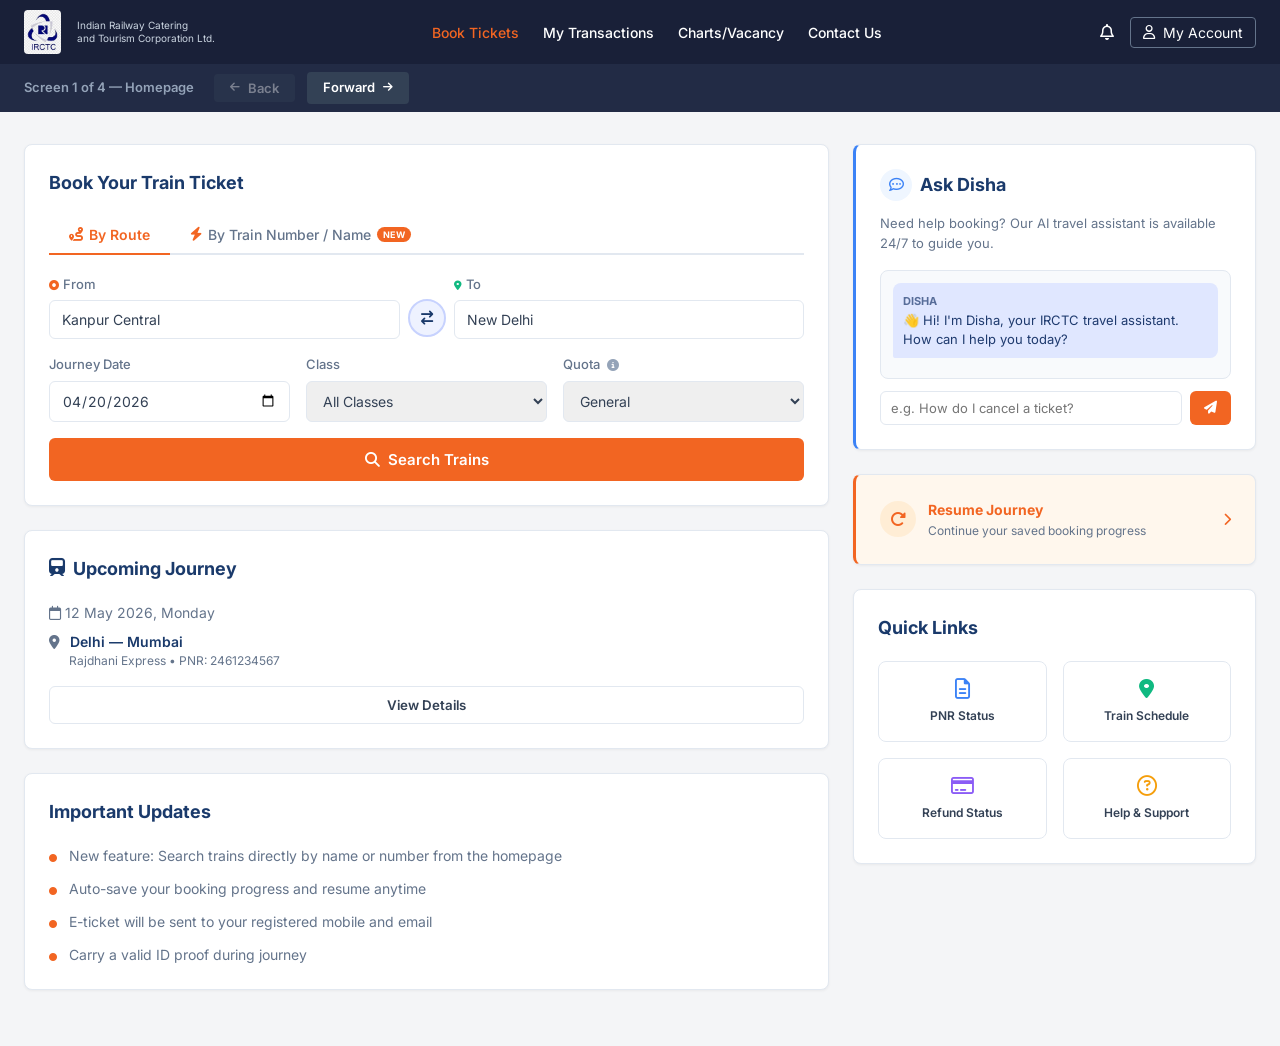
<file: index.html>
<!DOCTYPE html>
<html lang="en">
<head>
    <meta charset="UTF-8">
    <meta name="viewport" content="width=device-width, initial-scale=1.0">
    <title>IRCTC - Book Train Tickets</title>
    <link rel="stylesheet" href="style.css">
    <link rel="stylesheet" href="https://cdnjs.cloudflare.com/ajax/libs/font-awesome/6.4.0/css/all.min.css">
</head>
<body>
    <header>
        <div class="logo-area">
            <img src="[data-uri]" alt="IRCTC" style="height:44px; width:auto; flex-shrink:0; background:white; border-radius:4px;">
            <div class="logo-text" style="margin-left:4px;">
                <p style="font-size:10px; color:#cbd5e1; line-height:1.3;">Indian Railway Catering<br>and Tourism Corporation Ltd.</p>
            </div>
        </div>
        <nav class="nav-links">
            <a href="index.html" style="color: var(--orange)">Book Tickets</a>
            <a href="#">My Transactions</a>
            <a href="#">Charts/Vacancy</a>
            <a href="#">Contact Us</a>
        </nav>
        <div class="header-actions">
            <i class="fa-regular fa-bell"></i>
            <button class="btn-account"><i class="fa-regular fa-user"></i> My Account</button>
        </div>
    </header>

    <div class="prototype-bar">
        <span>Screen 1 of 4 — Homepage</span>
        <button class="btn-nav" disabled style="opacity:0.4; cursor:not-allowed;">
            <i class="fa-solid fa-arrow-left"></i> Back
        </button>
        <a href="search-results.html" class="btn-nav">
            Forward <i class="fa-solid fa-arrow-right"></i>
        </a>
    </div>

    <div class="container grid-2">
        <div class="main-content">
            <div class="card">
                <h2 class="card-title">Book Your Train Ticket</h2>

                <!-- Tab switcher: By Route | By Train Number -->
                <div class="home-search-tabs" id="homeSearchTabs">
                    <button class="home-tab active" id="tabRoute" onclick="switchHomeTab('route')">
                        <i class="fa-solid fa-route"></i> By Route
                    </button>
                    <button class="home-tab" id="tabNumber" onclick="switchHomeTab('number')">
                        <i class="fa-solid fa-bolt" style="color: var(--orange);"></i> By Train Number / Name
                        <span class="badge-new">NEW</span>
                    </button>
                </div>

                <!-- Route search (default) -->
                <div id="routeSearchPanel">
                    <div class="station-swap-row">
                        <div class="input-group station-input-wrap" style="flex:1; position:relative;">
                            <label><i class="fa-solid fa-circle-dot" style="color:var(--orange);font-size:10px;margin-right:4px;"></i>From</label>
                            <input type="text" id="fromStation" placeholder="Enter source station" value="Kanpur Central"
                                autocomplete="off"
                                oninput="stationAutocomplete('from',this.value)"
                                onfocus="stationAutocomplete('from',this.value)"
                                onblur="setTimeout(()=>closeStationDrop('from'),180)">
                            <div class="station-dropdown" id="fromDrop"></div>
                        </div>

                        <button class="swap-btn" onclick="swapStations()" title="Swap stations">
                            <i class="fa-solid fa-arrow-right-arrow-left"></i>
                        </button>

                        <div class="input-group station-input-wrap" style="flex:1; position:relative;">
                            <label><i class="fa-solid fa-location-dot" style="color:#10B981;font-size:10px;margin-right:4px;"></i>To</label>
                            <input type="text" id="toStation" placeholder="Enter destination station" value="New Delhi"
                                autocomplete="off"
                                oninput="stationAutocomplete('to',this.value)"
                                onfocus="stationAutocomplete('to',this.value)"
                                onblur="setTimeout(()=>closeStationDrop('to'),180)">
                            <div class="station-dropdown" id="toDrop"></div>
                        </div>
                    </div>
                    <div class="form-grid three">
                        <div class="input-group">
                            <label>Journey Date</label>
                            <input type="date" value="2026-04-20">
                        </div>
                        <div class="input-group">
                            <label>Class</label>
                            <select><option>All Classes</option></select>
                        </div>
                        <div class="input-group">
                            <label style="display:flex;align-items:center;gap:4px;">Quota <button class="info-btn" onclick="showQuotaInfo()" style="font-size:12px;"><i class="fa-solid fa-circle-info"></i></button></label>
                            <select><option>General</option><option>Tatkal</option><option>Ladies</option><option>Senior Citizen</option></select>
                        </div>
                    </div>
                    <button class="btn-primary mt-4" onclick="window.location.href='search-results.html'">
                        <i class="fa-solid fa-magnifying-glass"></i> Search Trains
                    </button>
                </div>

                <!-- Book by Train Number panel (NEW) -->
                <div id="trainNumberPanel" style="display:none;">
                    <p style="font-size: 13px; color: var(--text-muted); margin-bottom: 16px;">
                        Know your train? Enter its name or number to go directly to results with it highlighted.
                    </p>
                    <div class="home-train-search-wrap">
                        <div class="home-train-search-row">
                            <div class="input-group" style="flex:1; margin-bottom: 0;">
                                <label>Train Name or Number</label>
                                <div style="position: relative;">
                                    <input type="text" id="homeTrainSearch" placeholder="e.g. Rewa Express or 12428"
                                        autocomplete="off"
                                        oninput="homeTrainAutocomplete(this.value)"
                                        onkeydown="if(event.key==='Enter') homeQuickSearch()">
                                    <div class="home-train-suggestions" id="homeTrainSuggestions"></div>
                                </div>
                            </div>
                            <div class="input-group" style="margin-bottom:0;">
                                <label>Journey Date</label>
                                <input type="date" value="2026-04-20">
                            </div>
                        </div>
                        <button class="btn-primary mt-4" onclick="homeQuickSearch()">
                            <i class="fa-solid fa-bolt"></i> Find & Book This Train
                        </button>
                    </div>

                    <!-- Recently searched trains -->
                    <div id="homeRecentTrains" class="home-recent-trains"></div>
                </div>
            </div>

            <div class="card">
                <h2 class="card-title"><i class="fa-solid fa-train"></i> Upcoming Journey</h2>
                <div style="font-size: 14px; margin-bottom: 16px;">
                    <p style="color: var(--text-muted); margin-bottom: 8px;"><i class="fa-regular fa-calendar"></i> 12 May 2026, Monday</p>
                    <p style="font-weight: 600; color: var(--primary);"><i class="fa-solid fa-location-dot" style="color: var(--text-muted); margin-right: 6px;"></i> Delhi — Mumbai</p>
                    <p style="color: var(--text-muted); font-size: 12px; margin-left: 20px;">Rajdhani Express • PNR: 2461234567</p>
                </div>
                <button class="btn-outline" style="width: 100%;">View Details</button>
            </div>

            <div class="card">
                <h2 class="card-title">Important Updates</h2>
                <ul style="list-style: none; padding: 0; color: var(--text-muted); font-size: 14px;">
                    <li style="margin-bottom: 12px;"><i class="fa-solid fa-circle" style="color: var(--orange); font-size: 8px; margin-right: 8px;"></i> New feature: Search trains directly by name or number from the homepage</li>
                    <li style="margin-bottom: 12px;"><i class="fa-solid fa-circle" style="color: var(--orange); font-size: 8px; margin-right: 8px;"></i> Auto-save your booking progress and resume anytime</li>
                    <li style="margin-bottom: 12px;"><i class="fa-solid fa-circle" style="color: var(--orange); font-size: 8px; margin-right: 8px;"></i> E-ticket will be sent to your registered mobile and email</li>
                    <li><i class="fa-solid fa-circle" style="color: var(--orange); font-size: 8px; margin-right: 8px;"></i> Carry a valid ID proof during journey</li>
                </ul>
            </div>
        </div>

        <div class="sidebar">
            <div class="card" style="border-left: 3px solid #3B82F6;">
                <h2 class="card-title" style="margin-bottom: 12px;">
                    <div style="background: #eff6ff; width: 32px; height: 32px; border-radius: 50%; display: flex; align-items: center; justify-content: center; flex-shrink: 0;">
                        <i class="fa-regular fa-comment-dots" style="color:#3B82F6; font-size: 15px;"></i>
                    </div>
                    Ask Disha
                </h2>
                <p style="font-size: 13px; color: var(--text-muted); margin-bottom: 16px; line-height: 1.6;">Need help booking? Our AI travel assistant is available 24/7 to guide you.</p>
                <div id="dishaChat" style="display:none; background:#f8fafc; border:1px solid var(--border); border-radius:8px; padding:12px; margin-bottom:12px; max-height:180px; overflow-y:auto; font-size:13px;" aria-live="polite"></div>
                <div style="display:flex; gap:8px;" id="dishaInputRow" style="display:none;">
                    <input type="text" id="dishaInput" placeholder="e.g. How do I cancel a ticket?" style="flex:1; padding:8px 10px; border:1px solid var(--border); border-radius:6px; font-size:13px; color:var(--text-main);" onkeydown="if(event.key==='Enter') sendDisha()">
                    <button class="btn-primary" style="width:auto; padding:8px 14px; font-size:13px;" onclick="sendDisha()">
                        <i class="fa-solid fa-paper-plane"></i>
                    </button>
                </div>
                <button class="btn-outline" id="dishaOpenBtn" style="width:100%; font-size:13px;" onclick="openDisha()">
                    <i class="fa-regular fa-comment-dots" style="margin-right:6px; color:#3B82F6;"></i> Chat with Disha
                </button>
            </div>

            <!-- Resume Journey — just below Ask Disha -->
            <div class="card" onclick="window.location.href='passenger-details.html'" style="border-left: 3px solid var(--orange); background: #FFF7ED; cursor: pointer;">
                <div style="display: flex; align-items: center; gap: 12px;">
                    <div style="background: #FFEDD5; width: 36px; height: 36px; border-radius: 50%; display: flex; align-items: center; justify-content: center; flex-shrink: 0;">
                        <i class="fa-solid fa-rotate-right" style="color: var(--orange); font-size: 16px;"></i>
                    </div>
                    <div>
                        <p style="font-size: 14px; font-weight: 700; color: var(--orange); margin: 0;">Resume Journey</p>
                        <p style="font-size: 12px; color: var(--text-muted); margin: 2px 0 0;">Continue your saved booking progress</p>
                    </div>
                    <i class="fa-solid fa-chevron-right" style="color: var(--orange); margin-left: auto; font-size: 13px;"></i>
                </div>
            </div>

            <div class="card">
                <h2 class="card-title">Quick Links</h2>
                <div class="quick-links">
                    <div class="ql-item">
                        <i class="fa-regular fa-file-lines" style="color: #3B82F6;"></i>
                        <span>PNR Status</span>
                    </div>
                    <div class="ql-item">
                        <i class="fa-solid fa-location-dot" style="color: #10B981;"></i>
                        <span>Train Schedule</span>
                    </div>
                    <div class="ql-item">
                        <i class="fa-regular fa-credit-card" style="color: #8B5CF6;"></i>
                        <span>Refund Status</span>
                    </div>
                    <div class="ql-item">
                        <i class="fa-regular fa-circle-question" style="color: #F59E0B;"></i>
                        <span>Help & Support</span>
                    </div>
                </div>
            </div>

        </div>
    </div>
    <script>
    function showQuotaInfo() {
        alert('Quota Guide:\n\n• General — Open to all. Largest seat pool.\n• Tatkal — Last-minute booking at premium price. Opens 10 AM (AC) / 11 AM (non-AC), 1 day before travel.\n• Ladies — Reserved for women travelling alone or with children.\n• Senior Citizen — 40% discount for men 60+ and women 58+.');
    }
        const chat = document.getElementById('dishaChat');
        const inputRow = document.getElementById('dishaInputRow');
        const openBtn = document.getElementById('dishaOpenBtn');
        chat.style.display = 'block';
        inputRow.style.display = 'flex';
        openBtn.style.display = 'none';
        if (chat.innerHTML === '') {
            appendDisha('bot', "👋 Hi! I'm Disha, your IRCTC travel assistant. How can I help you today?");
        }
        document.getElementById('dishaInput').focus();

    const DISHA_RESPONSES = {
        cancel: "To cancel a ticket, go to <strong>My Transactions → Cancel Ticket</strong>. Refunds are processed within 5–7 business days.",
        refund: "Refunds are credited back to your original payment method within 5–7 business days after cancellation.",
        tatkal: "Tatkal booking opens at <strong>10:00 AM</strong> for AC classes and <strong>11:00 AM</strong> for non-AC, one day before the journey.",
        pnr: "Enter your 10-digit PNR number on the homepage under <strong>PNR Status</strong> to check your booking status.",
        class: "IRCTC offers SL (Sleeper), 3A (AC 3 Tier), 2A (AC 2 Tier), 1A (First Class), and 3E (Economy AC) classes.",
        id: "You must carry a valid government-issued photo ID — Aadhaar, Passport, Voter ID, or Driving Licence.",
        senior: "Senior citizens (60+ for men, 58+ for women) get a concession on base fare. Select 'Senior Citizen' quota while booking.",
    };

    function sendDisha() {
        const input = document.getElementById('dishaInput');
        const msg = input.value.trim();
        if (!msg) return;
        input.value = '';
        appendDisha('user', msg);
        setTimeout(() => {
            const lower = msg.toLowerCase();
            let reply = "I'm not sure about that. Please visit <strong>Help & Support</strong> or call <strong>139</strong> for assistance.";
            for (const [key, val] of Object.entries(DISHA_RESPONSES)) {
                if (lower.includes(key)) { reply = val; break; }
            }
            appendDisha('bot', reply);
        }, 600);
    }

    function appendDisha(who, text) {
        const chat = document.getElementById('dishaChat');
        const bubble = document.createElement('div');
        bubble.style.cssText = who === 'bot'
            ? 'background:#E0E7FF;color:#1e3a6e;border-radius:8px 8px 8px 2px;padding:8px 10px;margin-bottom:8px;line-height:1.5;'
            : 'background:var(--orange);color:white;border-radius:8px 8px 2px 8px;padding:8px 10px;margin-bottom:8px;line-height:1.5;text-align:right;';
        bubble.innerHTML = (who === 'bot' ? '<strong style="font-size:11px;opacity:0.7;">DISHA</strong><br>' : '') + text;
        chat.appendChild(bubble);
        chat.scrollTop = chat.scrollHeight;
    }
    </script>
    <script src="script.js"></script>
</body>
</html>
</file>
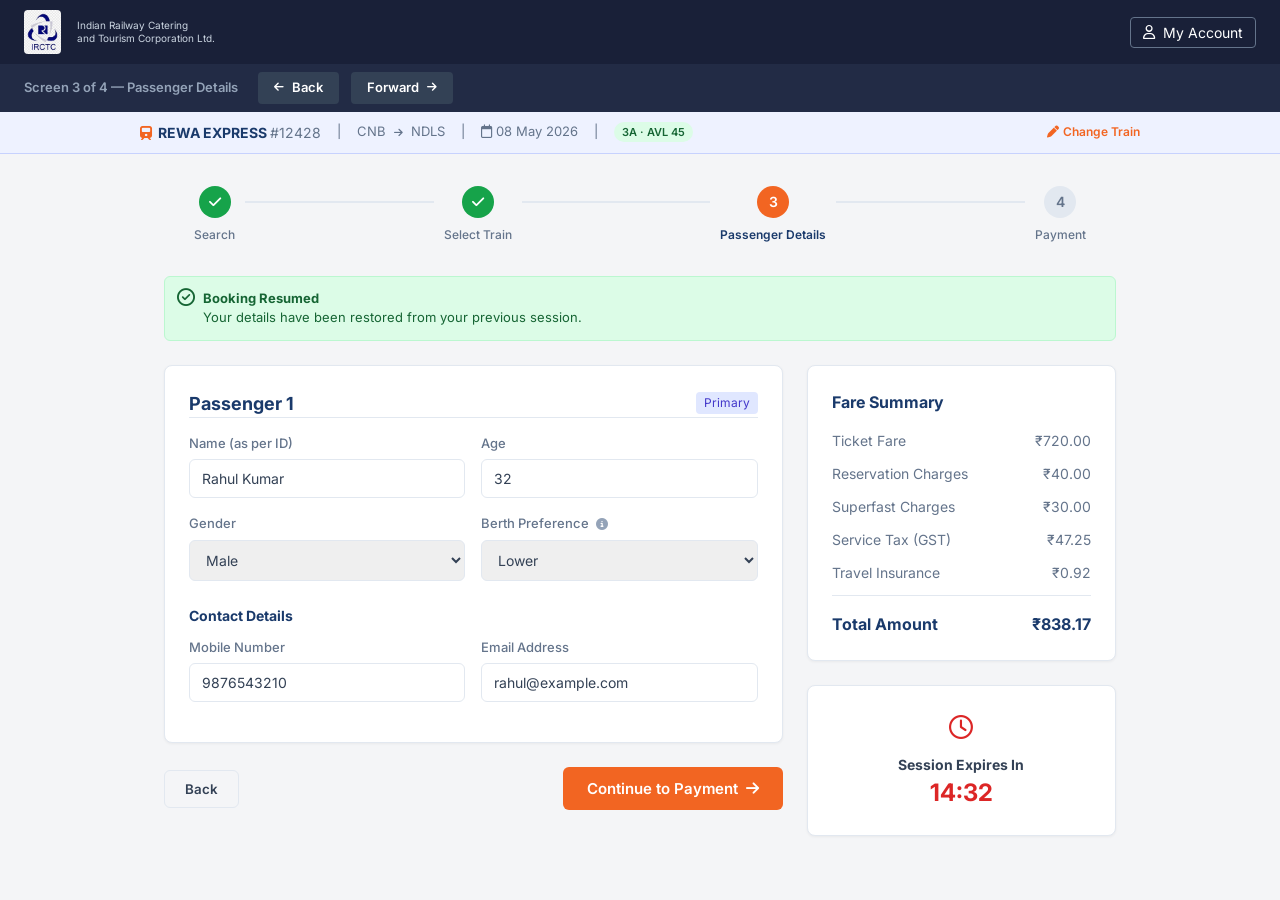
<file: passenger-details.html>
<!DOCTYPE html>
<html lang="en">
<head>
    <meta charset="UTF-8">
    <meta name="viewport" content="width=device-width, initial-scale=1.0">
    <title>Passenger Details - IRCTC</title>
    <link rel="stylesheet" href="style.css">
    <link rel="stylesheet" href="https://cdnjs.cloudflare.com/ajax/libs/font-awesome/6.4.0/css/all.min.css">
</head>
<body>
    <header>
        <div class="logo-area">
            <img src="irctc-logo.png" alt="IRCTC" style="height:44px; width:auto; flex-shrink:0; background:white; border-radius:4px;">
            <div class="logo-text" style="margin-left:4px;">
                <p style="font-size:10px; color:#cbd5e1; line-height:1.3;">Indian Railway Catering<br>and Tourism Corporation Ltd.</p>
            </div>
        </div>
        <div class="header-actions"><button class="btn-account"><i class="fa-regular fa-user"></i> My Account</button></div>
    </header>

    <div class="prototype-bar">
        <span>Screen 3 of 4 — Passenger Details</span>
        <a href="search-results.html" class="btn-nav">
            <i class="fa-solid fa-arrow-left"></i> Back
        </a>
        <a href="payment.html" class="btn-nav">
            Forward <i class="fa-solid fa-arrow-right"></i>
        </a>
    </div>

    <!-- Train context bar -->
    <div style="background: #EEF2FF; border-bottom: 1px solid #C7D2FE; padding: 10px 24px;">
        <div style="max-width: 1000px; margin: 0 auto; display: flex; align-items: center; justify-content: space-between; flex-wrap: wrap; gap: 8px;">
            <div style="display: flex; align-items: center; gap: 16px; font-size: 13px;">
                <span style="font-weight: 700; color: var(--primary); font-size: 14px;"><i class="fa-solid fa-train" style="margin-right: 6px; color: var(--orange);"></i>REWA EXPRESS <span style="font-weight: 400; color: var(--text-muted);">#12428</span></span>
                <span style="color: var(--text-muted);">|</span>
                <span style="color: var(--text-muted);">CNB <i class="fa-solid fa-arrow-right" style="margin: 0 4px; font-size: 10px;"></i> NDLS</span>
                <span style="color: var(--text-muted);">|</span>
                <span style="color: var(--text-muted);"><i class="fa-regular fa-calendar" style="margin-right: 4px;"></i>08 May 2026</span>
                <span style="color: var(--text-muted);">|</span>
                <span style="background: #DCFCE7; color: #166534; font-size: 11px; font-weight: 600; padding: 2px 8px; border-radius: 20px;">3A · AVL 45</span>
            </div>
            <a href="search-results.html" style="font-size: 12px; color: var(--orange); font-weight: 600; text-decoration: none;"><i class="fa-solid fa-pen" style="margin-right: 4px;"></i>Change Train</a>
        </div>
    </div>

    <div class="container" style="max-width: 1000px;">
        <div class="stepper">
            <div class="step completed"><div class="step-circle"><i class="fa-solid fa-check"></i></div><div class="step-label">Search</div></div>
            <div class="step completed"><div class="step-circle"><i class="fa-solid fa-check"></i></div><div class="step-label">Select Train</div></div>
            <div class="step active"><div class="step-circle">3</div><div class="step-label">Passenger Details</div></div>
            <div class="step"><div class="step-circle">4</div><div class="step-label">Payment</div></div>
        </div>

        <div class="alert-success">
            <i class="fa-regular fa-circle-check" style="font-size: 18px;"></i>
            <div>
                <strong>Booking Resumed</strong>
                <p>Your details have been restored from your previous session.</p>
            </div>
        </div>

        <div class="grid-2">
            <div>
                <div class="card">
                    <div class="flex-between mb-4 border-b pb-2" style="border-bottom: 1px solid var(--border);">
                        <h2 class="card-title" style="margin: 0;">Passenger 1</h2>
                        <span style="font-size: 12px; background: #E0E7FF; color: #4338CA; padding: 2px 8px; border-radius: 4px;">Primary</span>
                    </div>
                    
                    <form id="passengerForm">
                        <div class="form-grid">
                            <div class="input-group">
                                <label>Name (as per ID)</label>
                                <input type="text" value="Rahul Kumar" class="auto-save">
                            </div>
                            <div class="input-group">
                                <label>Age</label>
                                <input type="number" value="32" class="auto-save">
                            </div>
                            <div class="input-group">
                                <label>Gender</label>
                                <select class="auto-save"><option>Male</option><option>Female</option></select>
                            </div>
                            <div class="input-group">
                                <label style="display:flex;align-items:center;gap:4px;">Berth Preference <button class="info-btn" onclick="alert('Lower — Easy to get in/out, preferred by elderly.\nMiddle — Less movement, moderate comfort.\nUpper — Most privacy, slight climb required.')" style="font-size:12px;"><i class="fa-solid fa-circle-info"></i></button></label>
                                <select class="auto-save"><option>Lower</option><option>Middle</option><option>Upper</option></select>
                            </div>
                        </div>

                        <h3 style="font-size: 14px; margin: 24px 0 12px; color: var(--primary);">Contact Details</h3>
                        <div class="form-grid">
                            <div class="input-group">
                                <label>Mobile Number</label>
                                <input type="tel" value="9876543210" class="auto-save">
                            </div>
                            <div class="input-group">
                                <label>Email Address</label>
                                <input type="email" value="rahul@example.com" class="auto-save">
                            </div>
                        </div>
                    </form>
                </div>

                <div class="flex-between">
                    <button class="btn-outline" onclick="window.location.href='search-results.html'">Back</button>
                    <button class="btn-primary" style="width: auto;" onclick="window.location.href='payment.html'">Continue to Payment <i class="fa-solid fa-arrow-right"></i></button>
                </div>
            </div>

            <div>
                <div class="card">
                    <div class="flex-between mb-4">
                        <h3 style="font-size: 16px; color: var(--primary);">Fare Summary</h3>
                    </div>
                    <div style="font-size: 14px; color: var(--text-muted); display: flex; flex-direction: column; gap: 12px;">
                        <div class="flex-between"><span>Ticket Fare</span><span>₹720.00</span></div>
                        <div class="flex-between"><span>Reservation Charges</span><span>₹40.00</span></div>
                        <div class="flex-between"><span>Superfast Charges</span><span>₹30.00</span></div>
                        <div class="flex-between"><span>Service Tax (GST)</span><span>₹47.25</span></div>
                        <div class="flex-between" style="border-bottom: 1px solid var(--border); padding-bottom: 12px;"><span>Travel Insurance</span><span>₹0.92</span></div>
                        <div class="flex-between" style="color: var(--primary); font-size: 16px; font-weight: 700; margin-top: 4px;"><span>Total Amount</span><span>₹838.17</span></div>
                    </div>
                </div>

                <div class="card" style="text-align: center;">
                    <div style="color: #DC2626; font-size: 24px; margin-bottom: 8px;"><i class="fa-regular fa-clock"></i></div>
                    <h3 style="font-size: 14px; color: var(--text-main);">Session Expires In</h3>
                    <div id="countdown" style="font-size: 24px; font-weight: 700; color: #DC2626;">14:32</div>
                </div>
            </div>
        </div>
    </div>
    
    <div id="saveToast" class="toast"><i class="fa-solid fa-floppy-disk text-success"></i> Progress auto-saved</div>
    <script src="script.js"></script>
</body>
</html>
</file>
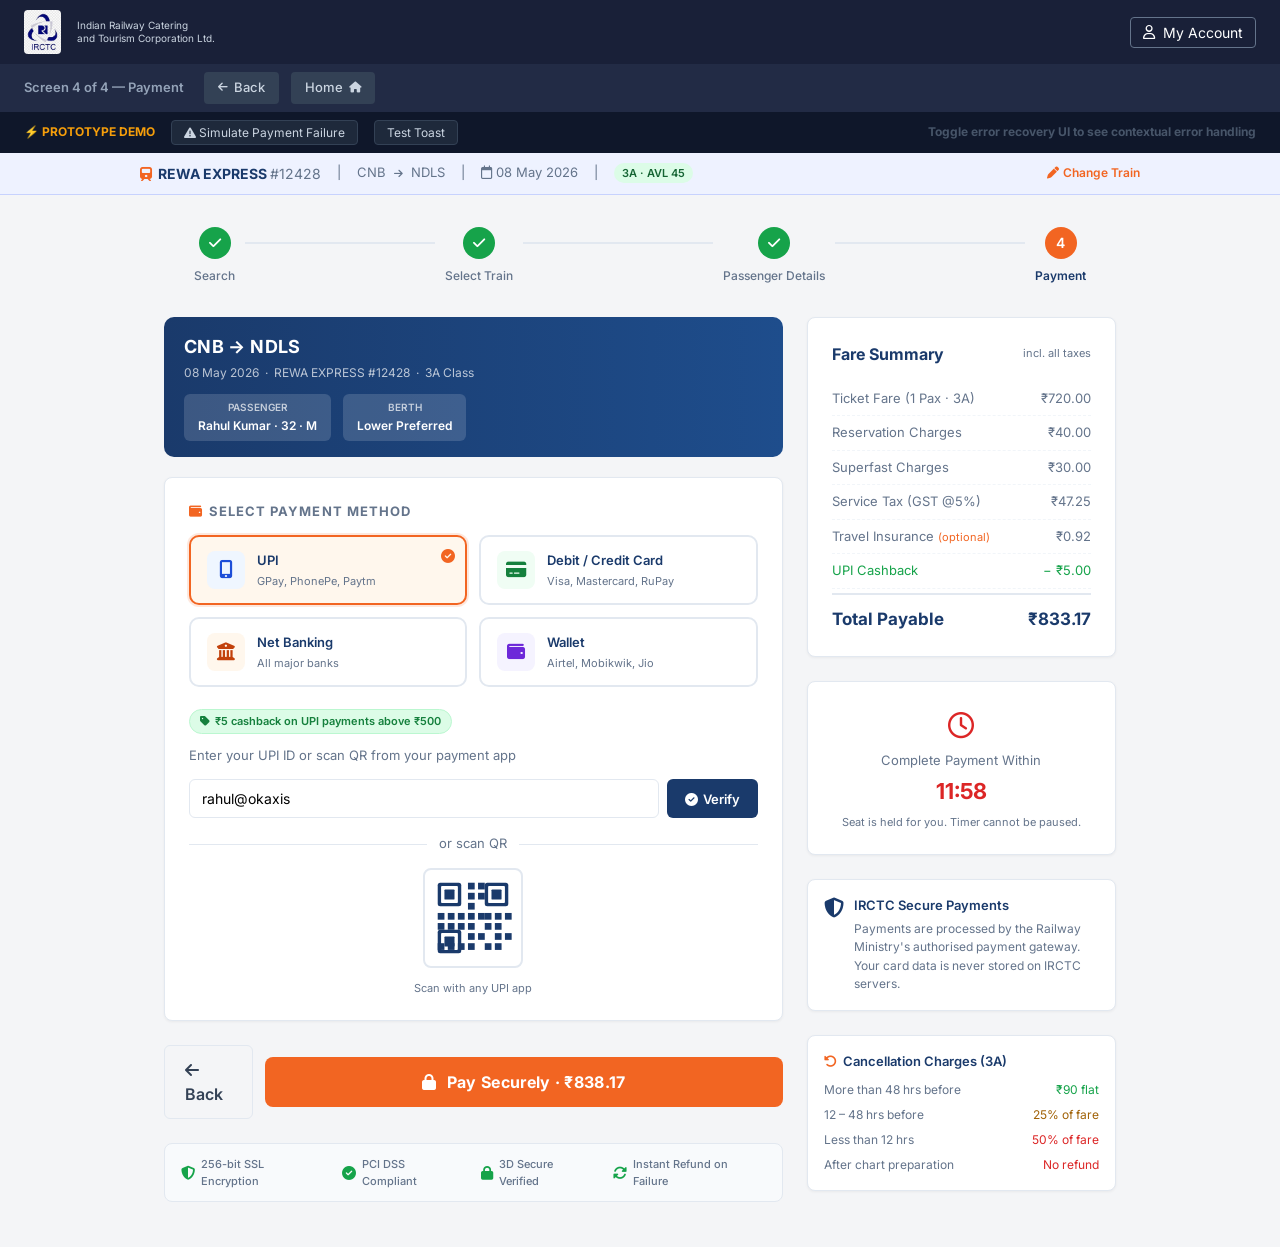
<file: payment.html>
<!DOCTYPE html>
<html lang="en">
<head>
    <meta charset="UTF-8">
    <meta name="viewport" content="width=device-width, initial-scale=1.0">
    <title>Payment — IRCTC</title>
    <link rel="stylesheet" href="style.css">
    <link rel="stylesheet" href="https://cdnjs.cloudflare.com/ajax/libs/font-awesome/6.4.0/css/all.min.css">
    <style>
        /* ── Payment-specific styles ── */
        .pay-section-title {
            font-size: 13px;
            font-weight: 700;
            color: var(--text-muted);
            letter-spacing: .08em;
            text-transform: uppercase;
            margin: 0 0 14px;
        }

        /* Payment method tiles */
        .pay-grid { display: grid; grid-template-columns: 1fr 1fr; gap: 12px; margin-bottom: 20px; }
        .pay-tile {
            border: 2px solid var(--border);
            border-radius: 10px;
            padding: 14px 16px;
            cursor: pointer;
            display: flex;
            align-items: center;
            gap: 12px;
            transition: border-color .18s, background .18s, box-shadow .18s;
            background: white;
            position: relative;
        }
        .pay-tile:hover { border-color: #93C5FD; background: #EFF6FF; }
        .pay-tile.selected { border-color: var(--orange); background: #FFF7ED; box-shadow: 0 0 0 2px rgba(242,101,34,.15); }
        .pay-tile.selected::after {
            content: '\f058';
            font-family: 'Font Awesome 6 Free';
            font-weight: 900;
            position: absolute;
            top: 8px; right: 10px;
            font-size: 14px;
            color: var(--orange);
        }
        .pay-tile-icon {
            width: 38px; height: 38px;
            border-radius: 8px;
            display: flex; align-items: center; justify-content: center;
            font-size: 18px;
            flex-shrink: 0;
        }
        .pay-tile-label { font-size: 13px; font-weight: 600; color: var(--primary); }
        .pay-tile-sub   { font-size: 11px; color: var(--text-muted); margin-top: 2px; }

        /* UPI input */
        .upi-row { display: flex; gap: 8px; margin-top: 14px; }
        .upi-row input { flex: 1; padding: 10px 12px; border: 1px solid var(--border); border-radius: 6px; font-size: 14px; }
        .upi-row input:focus { border-color: var(--orange); box-shadow: 0 0 0 1px var(--orange); outline: none; }
        .upi-row button { background: var(--primary); color: white; padding: 10px 18px; border-radius: 6px; font-size: 13px; font-weight: 600; white-space: nowrap; }
        .upi-row button:hover { background: #1e4d8c; }

        /* Card fields */
        .card-fields { margin-top: 14px; display: grid; grid-template-columns: 1fr 1fr; gap: 12px; }
        .card-fields .full { grid-column: 1 / -1; }
        .card-fields input {
            width: 100%; padding: 10px 12px;
            border: 1px solid var(--border); border-radius: 6px;
            font-size: 14px; color: var(--text-main);
        }
        .card-fields input:focus { border-color: var(--orange); box-shadow: 0 0 0 1px var(--orange); outline: none; }
        .card-fields label { display: block; font-size: 12px; color: var(--text-muted); margin-bottom: 5px; font-weight: 500; }

        /* Fare summary rows */
        .fare-row { display: flex; justify-content: space-between; align-items: center; font-size: 13px; color: var(--text-muted); padding: 7px 0; border-bottom: 1px dashed #f1f5f9; }
        .fare-row:last-of-type { border: none; }
        .fare-total { display: flex; justify-content: space-between; align-items: center; font-size: 17px; font-weight: 700; color: var(--primary); padding-top: 12px; margin-top: 4px; border-top: 2px solid var(--border); }

        /* Security badges */
        .trust-bar { display: flex; gap: 18px; align-items: center; margin-top: 16px; padding: 12px 16px; background: #F8FAFC; border-radius: 8px; border: 1px solid var(--border); }
        .trust-item { display: flex; align-items: center; gap: 6px; font-size: 11px; color: var(--text-muted); font-weight: 500; }
        .trust-item i { font-size: 14px; color: var(--success); }

        /* Journey summary ribbon */
        .journey-ribbon {
            background: linear-gradient(90deg, #1A3A6B 0%, #1e4d8c 100%);
            color: white;
            border-radius: 10px;
            padding: 16px 20px;
            margin-bottom: 20px;
            display: flex;
            justify-content: space-between;
            align-items: center;
            flex-wrap: wrap;
            gap: 12px;
        }
        .jr-route { font-size: 18px; font-weight: 700; letter-spacing: .02em; }
        .jr-meta  { font-size: 12px; color: rgba(255,255,255,.7); margin-top: 4px; }
        .jr-badge { background: rgba(255,255,255,.15); border-radius: 6px; padding: 6px 14px; font-size: 12px; font-weight: 600; text-align: center; }

        /* ── ERROR RECOVERY PANEL ── */
        .error-panel {
            display: none;
            border: 1.5px solid #FCA5A5;
            border-radius: 12px;
            background: #FFF5F5;
            padding: 0;
            margin-bottom: 24px;
            overflow: hidden;
            animation: slideIn .35s cubic-bezier(.175,.885,.32,1.275);
        }
        @keyframes slideIn {
            from { opacity: 0; transform: translateY(-12px); }
            to   { opacity: 1; transform: translateY(0); }
        }
        .error-panel.show { display: block; }

        .error-panel-header {
            background: linear-gradient(90deg, #DC2626, #EF4444);
            padding: 14px 20px;
            display: flex;
            align-items: center;
            gap: 10px;
            color: white;
        }
        .error-panel-header i { font-size: 20px; }
        .error-panel-title  { font-size: 15px; font-weight: 700; }
        .error-panel-sub    { font-size: 12px; opacity: .85; margin-top: 1px; }

        .error-panel-body { padding: 20px; }

        .error-context {
            display: flex; gap: 12px; align-items: flex-start;
            background: white;
            border: 1px solid #FECACA;
            border-radius: 8px;
            padding: 14px;
            margin-bottom: 16px;
        }
        .error-context-icon { font-size: 20px; color: #DC2626; flex-shrink: 0; margin-top: 1px; }
        .error-context-msg  { font-size: 13px; color: #7F1D1D; line-height: 1.55; }
        .error-context-msg strong { display: block; font-size: 14px; margin-bottom: 3px; color: #991B1B; }
        .error-code { font-size: 10px; color: #B91C1C; background: #FEE2E2; padding: 2px 6px; border-radius: 4px; font-family: monospace; margin-top: 6px; display: inline-block; }

        /* Suggested actions */
        .error-actions-label { font-size: 12px; font-weight: 600; color: #991B1B; margin-bottom: 10px; text-transform: uppercase; letter-spacing: .07em; }
        .error-action-list   { display: flex; flex-direction: column; gap: 8px; }
        .error-action-btn {
            display: flex; align-items: center; gap: 12px;
            width: 100%;
            padding: 13px 16px;
            border-radius: 8px;
            border: 1.5px solid transparent;
            background: white;
            cursor: pointer;
            text-align: left;
            transition: all .18s;
            font-family: inherit;
        }
        .error-action-btn:hover { transform: translateX(3px); }
        .eab-icon { width: 36px; height: 36px; border-radius: 8px; display: flex; align-items: center; justify-content: center; font-size: 16px; flex-shrink: 0; }
        .eab-text  { flex: 1; }
        .eab-label { font-size: 13px; font-weight: 600; }
        .eab-desc  { font-size: 11px; margin-top: 2px; }
        .eab-arrow { color: #94A3B8; font-size: 11px; }

        .eab-retry  { border-color: #BFDBFE; }
        .eab-retry:hover  { background: #EFF6FF; border-color: #3B82F6; }
        .eab-retry  .eab-icon  { background: #DBEAFE; color: #1D4ED8; }
        .eab-retry  .eab-label { color: #1E40AF; }
        .eab-retry  .eab-desc  { color: #3B82F6; }

        .eab-modify { border-color: #FDE68A; }
        .eab-modify:hover { background: #FFFBEB; border-color: #F59E0B; }
        .eab-modify .eab-icon  { background: #FEF3C7; color: #B45309; }
        .eab-modify .eab-label { color: #92400E; }
        .eab-modify .eab-desc  { color: #D97706; }

        .eab-alt    { border-color: #D9F99D; }
        .eab-alt:hover    { background: #F7FEE7; border-color: #65A30D; }
        .eab-alt    .eab-icon  { background: #ECFCCB; color: #3F6212; }
        .eab-alt    .eab-label { color: #365314; }
        .eab-alt    .eab-desc  { color: #65A30D; }

        .error-dismiss { margin-top: 14px; display: flex; justify-content: flex-end; }
        .error-dismiss button { background: none; border: none; font-size: 12px; color: #94A3B8; cursor: pointer; font-family: inherit; text-decoration: underline; }
        .error-dismiss button:hover { color: #64748B; }

        /* Simulate error button (demo) */
        .demo-bar { background: #0F172A; padding: 8px 24px; font-size: 12px; color: #94A3B8; display: flex; align-items: center; gap: 16px; }
        .demo-bar span { color: #F59E0B; font-weight: 700; }
        .demo-btn {
            background: #1E293B; border: 1px solid #334155; color: #CBD5E1;
            padding: 4px 12px; border-radius: 4px; font-size: 12px; cursor: pointer;
            font-family: inherit; transition: .15s;
        }
        .demo-btn:hover { background: #334155; color: white; }
        .demo-btn.active { background: #DC2626; border-color: #DC2626; color: white; }

        /* Pay button pulse on success-ready */
        .btn-pay {
            background: var(--orange); color: white;
            font-weight: 700; font-size: 16px;
            padding: 15px 32px;
            border-radius: 8px;
            width: 100%;
            display: flex; justify-content: center; align-items: center; gap: 10px;
            transition: background .2s, transform .1s;
            letter-spacing: .02em;
            border: none; cursor: pointer; font-family: inherit;
        }
        .btn-pay:hover { background: var(--orange-hover); transform: translateY(-1px); }
        .btn-pay:active { transform: translateY(0); }

        .pci-logos { display: flex; align-items: center; gap: 10px; flex-wrap: wrap; margin-top: 14px; }
        .pci-logos img { height: 22px; filter: grayscale(1); opacity: .5; }
        .pci-text { font-size: 10px; color: var(--text-muted); }

        /* Countdown */
        #payCountdown { font-size: 22px; font-weight: 700; color: #DC2626; }
        .countdown-warn { color: #DC2626 !important; animation: pulse 1s infinite; }
        @keyframes pulse { 0%,100%{opacity:1} 50%{opacity:.5} }

        /* Offer chip */
        .offer-chip {
            display: inline-flex; align-items: center; gap: 5px;
            background: #DCFCE7; color: #15803D;
            border: 1px solid #bbf7d0;
            border-radius: 20px; font-size: 11px; font-weight: 600;
            padding: 3px 10px; margin-bottom: 12px;
        }

        .btn-nav { background: #334155; color: #CBD5E1; padding: 6px 14px; border-radius: 4px; font-size: 13px; font-weight: 500; display: inline-flex; align-items: center; gap: 6px; }
        .btn-nav:hover { background: #475569; color: white; }

        @media (max-width: 640px) {
            .pay-grid { grid-template-columns: 1fr; }
            .card-fields { grid-template-columns: 1fr; }
            .card-fields .full { grid-column: 1; }
            .trust-bar { flex-direction: column; align-items: flex-start; gap: 8px; }
            .journey-ribbon { flex-direction: column; }
        }
    </style>
</head>
<body>

<!-- HEADER -->
<header>
    <div class="logo-area">
        <img src="irctc-logo.png" alt="IRCTC" style="height:44px; width:auto; flex-shrink:0; background:white; border-radius:4px;">
        <div class="logo-text" style="margin-left:4px;">
            <p style="font-size:10px; color:#cbd5e1; line-height:1.3;">Indian Railway Catering<br>and Tourism Corporation Ltd.</p>
        </div>
    </div>
    <div class="header-actions">
        <button class="btn-account"><i class="fa-regular fa-user"></i> My Account</button>
    </div>
</header>

<!-- PROTOTYPE NAV -->
<div class="prototype-bar">
    <span>Screen 4 of 4 — Payment</span>
    <a href="passenger-details.html" class="btn-nav"><i class="fa-solid fa-arrow-left"></i> Back</a>
    <a href="index.html" class="btn-nav">Home <i class="fa-solid fa-house"></i></a>
</div>

<!-- DEMO CONTROLS BAR -->
<div class="demo-bar">
    <span>⚡ PROTOTYPE DEMO</span>
    <button class="demo-btn" id="demoErrorBtn" onclick="toggleErrorSimulation()">
        <i class="fa-solid fa-triangle-exclamation"></i> Simulate Payment Failure
    </button>
    <button class="demo-btn" onclick="showToast('✓ Toast notification test')">Test Toast</button>
    <span style="margin-left: auto; color: #475569;">Toggle error recovery UI to see contextual error handling</span>
</div>

<!-- TRAIN CONTEXT BAR -->
<div style="background:#EEF2FF; border-bottom:1px solid #C7D2FE; padding:10px 24px;">
    <div style="max-width:1000px; margin:0 auto; display:flex; align-items:center; justify-content:space-between; flex-wrap:wrap; gap:8px;">
        <div style="display:flex; align-items:center; gap:16px; font-size:13px;">
            <span style="font-weight:700; color:var(--primary); font-size:14px;">
                <i class="fa-solid fa-train" style="margin-right:6px; color:var(--orange);"></i>REWA EXPRESS
                <span style="font-weight:400; color:var(--text-muted);">#12428</span>
            </span>
            <span style="color:var(--text-muted);">|</span>
            <span style="color:var(--text-muted);">CNB <i class="fa-solid fa-arrow-right" style="margin:0 4px; font-size:10px;"></i> NDLS</span>
            <span style="color:var(--text-muted);">|</span>
            <span style="color:var(--text-muted);"><i class="fa-regular fa-calendar" style="margin-right:4px;"></i>08 May 2026</span>
            <span style="color:var(--text-muted);">|</span>
            <span style="background:#DCFCE7; color:#166534; font-size:11px; font-weight:600; padding:2px 8px; border-radius:20px;">3A · AVL 45</span>
        </div>
        <a href="search-results.html" style="font-size:12px; color:var(--orange); font-weight:600; text-decoration:none;">
            <i class="fa-solid fa-pen" style="margin-right:4px;"></i>Change Train
        </a>
    </div>
</div>

<!-- MAIN -->
<div class="container" style="max-width:1000px;">

    <!-- STEPPER — all 4 steps, step 4 active -->
    <div class="stepper">
        <div class="step completed"><div class="step-circle"><i class="fa-solid fa-check"></i></div><div class="step-label">Search</div></div>
        <div class="step completed"><div class="step-circle"><i class="fa-solid fa-check"></i></div><div class="step-label">Select Train</div></div>
        <div class="step completed"><div class="step-circle"><i class="fa-solid fa-check"></i></div><div class="step-label">Passenger Details</div></div>
        <div class="step active"><div class="step-circle">4</div><div class="step-label">Payment</div></div>
    </div>

    <!-- ERROR RECOVERY PANEL (hidden until triggered) -->
    <div class="error-panel" id="errorPanel">
        <div class="error-panel-header">
            <i class="fa-solid fa-circle-xmark"></i>
            <div>
                <div class="error-panel-title">Payment Could Not Be Processed</div>
                <div class="error-panel-sub">Your transaction was declined. No amount has been deducted.</div>
            </div>
        </div>
        <div class="error-panel-body">
            <div class="error-context">
                <i class="fa-solid fa-credit-card error-context-icon"></i>
                <div class="error-context-msg">
                    <strong>Bank declined the transaction</strong>
                    Your issuing bank returned an authorization failure. This is often caused by
                    insufficient funds, daily transaction limits, or a temporary block by your bank.
                    <span class="error-code">ERR_BANK_DECLINE · TXN#IRCTC20260508-7821-X</span>
                </div>
            </div>

            <div class="error-actions-label"><i class="fa-solid fa-bolt" style="margin-right:5px;"></i>Suggested Actions</div>
            <div class="error-action-list">
                <button class="error-action-btn eab-retry" onclick="retryPayment()">
                    <div class="eab-icon"><i class="fa-solid fa-rotate-right"></i></div>
                    <div class="eab-text">
                        <div class="eab-label">Retry Payment</div>
                        <div class="eab-desc">Try again with the same card or enter new card details</div>
                    </div>
                    <i class="fa-solid fa-chevron-right eab-arrow"></i>
                </button>
                <button class="error-action-btn eab-modify" onclick="modifyDetails()">
                    <div class="eab-icon"><i class="fa-solid fa-pen-to-square"></i></div>
                    <div class="eab-text">
                        <div class="eab-label">Modify Payment Details</div>
                        <div class="eab-desc">Switch to UPI, Net Banking, or a different card</div>
                    </div>
                    <i class="fa-solid fa-chevron-right eab-arrow"></i>
                </button>
                <button class="error-action-btn eab-alt" onclick="selectAlternateTrain()">
                    <div class="eab-icon"><i class="fa-solid fa-train-subway"></i></div>
                    <div class="eab-text">
                        <div class="eab-label">Select Alternate Train</div>
                        <div class="eab-desc">View other trains on CNB → NDLS for 08 May 2026</div>
                    </div>
                    <i class="fa-solid fa-chevron-right eab-arrow"></i>
                </button>
            </div>
            <div class="error-dismiss">
                <button onclick="dismissError()">Dismiss this message</button>
            </div>
        </div>
    </div>

    <div class="grid-2">
        <!-- LEFT: Payment form -->
        <div>
            <!-- Journey summary -->
            <div class="journey-ribbon">
                <div>
                    <div class="jr-route">CNB → NDLS</div>
                    <div class="jr-meta">08 May 2026 &nbsp;·&nbsp; REWA EXPRESS #12428 &nbsp;·&nbsp; 3A Class</div>
                </div>
                <div style="display:flex; gap:12px;">
                    <div class="jr-badge"><div style="font-size:10px;opacity:.7;margin-bottom:2px;">PASSENGER</div>Rahul Kumar · 32 · M</div>
                    <div class="jr-badge"><div style="font-size:10px;opacity:.7;margin-bottom:2px;">BERTH</div>Lower Preferred</div>
                </div>
            </div>

            <div class="card">
                <h2 class="pay-section-title"><i class="fa-solid fa-wallet" style="margin-right:6px;color:var(--orange);"></i>Select Payment Method</h2>

                <div class="pay-grid">
                    <div class="pay-tile selected" id="tile-upi" onclick="selectPayMethod('upi')">
                        <div class="pay-tile-icon" style="background:#EFF6FF; color:#1D4ED8;"><i class="fa-solid fa-mobile-screen-button"></i></div>
                        <div>
                            <div class="pay-tile-label">UPI</div>
                            <div class="pay-tile-sub">GPay, PhonePe, Paytm</div>
                        </div>
                    </div>
                    <div class="pay-tile" id="tile-card" onclick="selectPayMethod('card')">
                        <div class="pay-tile-icon" style="background:#F0FDF4; color:#15803D;"><i class="fa-solid fa-credit-card"></i></div>
                        <div>
                            <div class="pay-tile-label">Debit / Credit Card</div>
                            <div class="pay-tile-sub">Visa, Mastercard, RuPay</div>
                        </div>
                    </div>
                    <div class="pay-tile" id="tile-netbank" onclick="selectPayMethod('netbank')">
                        <div class="pay-tile-icon" style="background:#FFF7ED; color:#C2410C;"><i class="fa-solid fa-building-columns"></i></div>
                        <div>
                            <div class="pay-tile-label">Net Banking</div>
                            <div class="pay-tile-sub">All major banks</div>
                        </div>
                    </div>
                    <div class="pay-tile" id="tile-wallet" onclick="selectPayMethod('wallet')">
                        <div class="pay-tile-icon" style="background:#F5F3FF; color:#6D28D9;"><i class="fa-solid fa-wallet"></i></div>
                        <div>
                            <div class="pay-tile-label">Wallet</div>
                            <div class="pay-tile-sub">Airtel, Mobikwik, Jio</div>
                        </div>
                    </div>
                </div>

                <!-- UPI fields -->
                <div id="fields-upi">
                    <div class="offer-chip"><i class="fa-solid fa-tag"></i> ₹5 cashback on UPI payments above ₹500</div>
                    <div style="font-size:13px; color:var(--text-muted); margin-bottom:10px;">Enter your UPI ID or scan QR from your payment app</div>
                    <div class="upi-row">
                        <input type="text" id="upiId" placeholder="yourname@upi" value="rahul@okaxis">
                        <button onclick="verifyUPI()"><i class="fa-solid fa-circle-check" style="margin-right:5px;"></i>Verify</button>
                    </div>
                    <div id="upiStatus" style="font-size:12px; color:var(--success); margin-top:8px; display:none;">
                        <i class="fa-solid fa-circle-check"></i> VPA verified · Rahul Kumar
                    </div>
                    <div style="margin-top:16px; text-align:center; color:var(--text-muted); font-size:13px; position:relative;">
                        <div style="border-top:1px solid var(--border); position:absolute; top:50%; left:0; right:0;"></div>
                        <span style="background:white; padding:0 12px; position:relative;">or scan QR</span>
                    </div>
                    <div style="text-align:center; margin-top:14px;">
                        <!-- Placeholder QR -->
                        <svg width="100" height="100" viewBox="0 0 100 100" style="border:2px solid var(--border); border-radius:8px; padding:6px;">
                            <rect width="100" height="100" fill="white"/>
                            <g fill="#1A3A6B">
                                <rect x="8" y="8" width="28" height="28" rx="3"/>
                                <rect x="12" y="12" width="20" height="20" rx="1" fill="white"/>
                                <rect x="16" y="16" width="12" height="12" rx="1"/>
                                <rect x="64" y="8" width="28" height="28" rx="3"/>
                                <rect x="68" y="12" width="20" height="20" rx="1" fill="white"/>
                                <rect x="72" y="16" width="12" height="12" rx="1"/>
                                <rect x="8" y="64" width="28" height="28" rx="3"/>
                                <rect x="12" y="68" width="20" height="20" rx="1" fill="white"/>
                                <rect x="16" y="72" width="12" height="12" rx="1"/>
                                <rect x="44" y="8" width="8" height="8"/><rect x="56" y="8" width="8" height="8"/>
                                <rect x="44" y="20" width="8" height="8"/><rect x="56" y="20" width="8" height="8"/>
                                <rect x="44" y="32" width="8" height="8"/>
                                <rect x="44" y="44" width="8" height="8"/><rect x="56" y="44" width="8" height="8"/>
                                <rect x="64" y="44" width="8" height="8"/><rect x="76" y="44" width="8" height="8"/>
                                <rect x="88" y="44" width="8" height="8"/>
                                <rect x="44" y="56" width="8" height="8"/>
                                <rect x="64" y="56" width="8" height="8"/><rect x="76" y="56" width="8" height="8"/>
                                <rect x="44" y="68" width="8" height="8"/><rect x="56" y="68" width="8" height="8"/>
                                <rect x="76" y="68" width="8" height="8"/><rect x="88" y="68" width="8" height="8"/>
                                <rect x="44" y="80" width="8" height="8"/>
                                <rect x="64" y="80" width="8" height="8"/><rect x="76" y="80" width="8" height="8"/>
                                <rect x="8" y="44" width="8" height="8"/><rect x="20" y="44" width="8" height="8"/>
                                <rect x="32" y="44" width="8" height="8"/>
                                <rect x="8" y="56" width="8" height="8"/>
                                <rect x="20" y="56" width="8" height="8"/><rect x="32" y="56" width="8" height="8"/>
                                <rect x="8" y="80" width="8" height="8"/><rect x="20" y="80" width="8" height="8"/>
                                <rect x="32" y="80" width="8" height="8"/>
                            </g>
                        </svg>
                        <div style="font-size:11px; color:var(--text-muted); margin-top:6px;">Scan with any UPI app</div>
                    </div>
                </div>

                <!-- Card fields -->
                <div id="fields-card" style="display:none;">
                    <div class="card-fields">
                        <div class="full">
                            <label>Card Number</label>
                            <input type="text" placeholder="1234  5678  9012  3456" maxlength="19" oninput="formatCard(this)">
                        </div>
                        <div>
                            <label>Cardholder Name</label>
                            <input type="text" placeholder="As on card">
                        </div>
                        <div style="display:grid; grid-template-columns:1fr 1fr; gap:10px;">
                            <div>
                                <label>Expiry</label>
                                <input type="text" placeholder="MM/YY" maxlength="5" oninput="formatExpiry(this)">
                            </div>
                            <div>
                                <label>CVV</label>
                                <input type="password" placeholder="•••" maxlength="3">
                            </div>
                        </div>
                    </div>
                    <label style="display:flex; align-items:center; gap:8px; font-size:13px; cursor:pointer; margin-top:8px;">
                        <input type="checkbox" checked style="accent-color:var(--orange);"> Save card for future bookings (Secured by tokenisation)
                    </label>
                </div>

                <!-- Net Banking -->
                <div id="fields-netbank" style="display:none;">
                    <div class="input-group">
                        <label>Select Your Bank</label>
                        <select style="width:100%; padding:10px 12px; border:1px solid var(--border); border-radius:6px; font-size:14px;">
                            <option>State Bank of India</option>
                            <option>HDFC Bank</option>
                            <option>ICICI Bank</option>
                            <option>Axis Bank</option>
                            <option>Kotak Mahindra Bank</option>
                            <option>Punjab National Bank</option>
                            <option>Bank of Baroda</option>
                            <option>Canara Bank</option>
                        </select>
                    </div>
                    <p style="font-size:12px; color:var(--text-muted); margin-top:10px;"><i class="fa-solid fa-circle-info" style="margin-right:4px;"></i>You'll be redirected to your bank's secure portal to complete the payment.</p>
                </div>

                <!-- Wallet -->
                <div id="fields-wallet" style="display:none;">
                    <div class="pay-grid" style="margin-bottom:0;">
                        <div class="pay-tile" style="border-color:var(--border);" onclick="this.style.borderColor='var(--orange)'">
                            <div class="pay-tile-icon" style="background:#FFF7ED; color:#F26522; font-weight:900; font-size:15px;">✈</div>
                            <div><div class="pay-tile-label">Airtel Money</div><div class="pay-tile-sub">Balance: ₹200</div></div>
                        </div>
                        <div class="pay-tile" onclick="this.style.borderColor='var(--orange)'">
                            <div class="pay-tile-icon" style="background:#EFF6FF; color:#1D4ED8; font-weight:900; font-size:15px;">M</div>
                            <div><div class="pay-tile-label">Mobikwik</div><div class="pay-tile-sub">Balance: ₹0</div></div>
                        </div>
                    </div>
                </div>
            </div>

            <!-- Action buttons -->
            <div class="flex-between" style="gap:12px; margin-bottom:24px;">
                <a href="passenger-details.html" class="btn-outline" style="padding:12px 20px;">
                    <i class="fa-solid fa-arrow-left" style="margin-right:6px;"></i>Back
                </a>
                <button class="btn-pay" onclick="processPayment()">
                    <i class="fa-solid fa-lock"></i>
                    Pay Securely · ₹838.17
                </button>
            </div>

            <!-- Trust bar -->
            <div class="trust-bar">
                <div class="trust-item"><i class="fa-solid fa-shield-halved"></i> 256-bit SSL Encryption</div>
                <div class="trust-item"><i class="fa-solid fa-circle-check"></i> PCI DSS Compliant</div>
                <div class="trust-item"><i class="fa-solid fa-lock"></i> 3D Secure Verified</div>
                <div class="trust-item"><i class="fa-solid fa-rotate"></i> Instant Refund on Failure</div>
            </div>
        </div>

        <!-- RIGHT: Fare summary + timer -->
        <div>
            <div class="card">
                <h3 style="font-size:16px; font-weight:700; color:var(--primary); margin-bottom:16px; display:flex; justify-content:space-between; align-items:center;">
                    Fare Summary
                    <span style="font-size:11px; font-weight:400; color:var(--text-muted);">incl. all taxes</span>
                </h3>

                <div class="fare-row"><span>Ticket Fare (1 Pax · 3A)</span><span>₹720.00</span></div>
                <div class="fare-row"><span>Reservation Charges</span><span>₹40.00</span></div>
                <div class="fare-row"><span>Superfast Charges</span><span>₹30.00</span></div>
                <div class="fare-row"><span>Service Tax (GST @5%)</span><span>₹47.25</span></div>
                <div class="fare-row">
                    <span>Travel Insurance <a href="#" onclick="showInsuranceInfo(); return false;" style="color:var(--orange); font-size:11px;">(optional)</a></span>
                    <span>₹0.92</span>
                </div>
                <div class="fare-row">
                    <span style="color:var(--success);">UPI Cashback</span>
                    <span style="color:var(--success);" id="upiDiscount">− ₹5.00</span>
                </div>
                <div class="fare-total">
                    <span>Total Payable</span>
                    <span id="totalDisplay">₹833.17</span>
                </div>
            </div>

            <!-- Booking timer -->
            <div class="card" style="text-align:center;">
                <div style="color:#DC2626; font-size:26px; margin-bottom:6px;"><i class="fa-regular fa-clock"></i></div>
                <div style="font-size:13px; color:var(--text-muted); margin-bottom:4px;">Complete Payment Within</div>
                <div id="payCountdown">11:59</div>
                <div style="font-size:11px; color:var(--text-muted); margin-top:6px;">Seat is held for you. Timer cannot be paused.</div>
            </div>

            <!-- IRCTC security note -->
            <div class="card" style="padding:16px;">
                <div style="display:flex; gap:10px; align-items:flex-start;">
                    <i class="fa-solid fa-shield-halved" style="color:var(--primary); font-size:20px; margin-top:2px; flex-shrink:0;"></i>
                    <div>
                        <div style="font-size:13px; font-weight:600; color:var(--primary); margin-bottom:4px;">IRCTC Secure Payments</div>
                        <div style="font-size:12px; color:var(--text-muted); line-height:1.55;">
                            Payments are processed by the Railway Ministry's authorised payment gateway.
                            Your card data is never stored on IRCTC servers.
                        </div>
                    </div>
                </div>
            </div>

            <!-- Cancellation policy -->
            <div class="card" style="padding:16px;">
                <div style="font-size:13px; font-weight:600; color:var(--primary); margin-bottom:10px;"><i class="fa-solid fa-rotate-left" style="margin-right:6px; color:var(--orange);"></i>Cancellation Charges (3A)</div>
                <div style="font-size:12px; color:var(--text-muted); display:flex; flex-direction:column; gap:7px; line-height:1.5;">
                    <div class="flex-between"><span>More than 48 hrs before</span><span style="color:var(--success);">₹90 flat</span></div>
                    <div class="flex-between"><span>12 – 48 hrs before</span><span style="color:#A16207;">25% of fare</span></div>
                    <div class="flex-between"><span>Less than 12 hrs</span><span style="color:#DC2626;">50% of fare</span></div>
                    <div class="flex-between"><span>After chart preparation</span><span style="color:#DC2626;">No refund</span></div>
                </div>
            </div>
        </div>
    </div>
</div>

<!-- Insurance info modal -->
<div class="modal-overlay" id="insuranceModal">
    <div class="modal">
        <div style="font-size:36px; margin-bottom:12px;">🛡️</div>
        <h3 style="color:var(--primary); margin-bottom:8px;">Travel Insurance — ₹0.92</h3>
        <p style="font-size:13px; color:var(--text-muted); line-height:1.6; margin-bottom:20px;">
            Covers accidental death (₹10 lakh), permanent total disability (₹10 lakh), hospitalisation expenses (up to ₹2 lakh), and trip delay compensation. Provided by IRCTC in partnership with New India Assurance.
        </p>
        <button class="btn-primary" onclick="closeInsuranceModal()" style="width:auto; padding:10px 32px;">Got it</button>
    </div>
</div>

<!-- Toast -->
<div id="saveToast" class="toast"></div>

<script src="script.js"></script>
<script>
// ── Countdown timer ──
let seconds = 719; // 11:59
function updateTimer() {
    const m = Math.floor(seconds / 60);
    const s = seconds % 60;
    const el = document.getElementById('payCountdown');
    el.textContent = `${String(m).padStart(2,'0')}:${String(s).padStart(2,'0')}`;
    if (seconds <= 60) el.classList.add('countdown-warn');
    else el.classList.remove('countdown-warn');
    if (seconds > 0) { seconds--; setTimeout(updateTimer, 1000); }
    else { el.textContent = '00:00'; el.style.color = '#DC2626'; }
}
updateTimer();

// ── Payment method switching ──
function selectPayMethod(method) {
    ['upi','card','netbank','wallet'].forEach(m => {
        document.getElementById('tile-' + m).classList.remove('selected');
        document.getElementById('fields-' + m).style.display = 'none';
    });
    document.getElementById('tile-' + method).classList.add('selected');
    document.getElementById('fields-' + method).style.display = '';

    // UPI cashback only for UPI
    const disc = document.getElementById('upiDiscount');
    const tot  = document.getElementById('totalDisplay');
    if (method === 'upi') { disc.style.display = ''; tot.textContent = '₹833.17'; }
    else { disc.style.display = 'none'; tot.textContent = '₹838.17'; }
}

// ── UPI verify ──
function verifyUPI() {
    const status = document.getElementById('upiStatus');
    status.style.display = 'block';
    showToast('✓ UPI ID verified successfully');
}

// ── Card formatting ──
function formatCard(inp) {
    let v = inp.value.replace(/\D/g,'').slice(0,16);
    inp.value = v.match(/.{1,4}/g)?.join('  ') || v;
}
function formatExpiry(inp) {
    let v = inp.value.replace(/\D/g,'');
    if (v.length >= 2) v = v.slice(0,2) + '/' + v.slice(2,4);
    inp.value = v;
}

// ── Process payment (demo) ──
let errorSimEnabled = false;
function toggleErrorSimulation() {
    errorSimEnabled = !errorSimEnabled;
    const btn = document.getElementById('demoErrorBtn');
    btn.classList.toggle('active', errorSimEnabled);
    btn.innerHTML = errorSimEnabled
        ? '<i class="fa-solid fa-circle-xmark"></i> Error Simulation ON'
        : '<i class="fa-solid fa-triangle-exclamation"></i> Simulate Payment Failure';
    if (!errorSimEnabled) { document.getElementById('errorPanel').classList.remove('show'); }
}

function processPayment() {
    if (errorSimEnabled) {
        document.getElementById('errorPanel').classList.add('show');
        document.getElementById('errorPanel').scrollIntoView({ behavior: 'smooth', block: 'start' });
        showToast('⚠ Payment failed · See error panel above');
        return;
    }
    showToast('⏳ Processing payment...');
    setTimeout(() => showToast('✅ Payment successful! Ticket booked.'), 2000);
}

// ── Error recovery actions ──
function retryPayment() {
    document.getElementById('errorPanel').classList.remove('show');
    showToast('↺ Ready to retry — please check card details');
    // Optionally highlight card method
    selectPayMethod('card');
}

function modifyDetails() {
    document.getElementById('errorPanel').classList.remove('show');
    showToast('✎ Select a different payment method below');
    // Scroll to payment method section
    document.querySelector('.pay-grid').scrollIntoView({ behavior: 'smooth', block: 'start' });
}

function selectAlternateTrain() {
    showToast('→ Redirecting to train selection...');
    setTimeout(() => { window.location.href = 'search-results.html'; }, 1200);
}

function dismissError() {
    document.getElementById('errorPanel').classList.remove('show');
}

// ── Insurance modal ──
function showInsuranceInfo() {
    document.getElementById('insuranceModal').classList.add('show');
}
function closeInsuranceModal() {
    document.getElementById('insuranceModal').classList.remove('show');
}
document.getElementById('insuranceModal').addEventListener('click', function(e) {
    if (e.target === this) closeInsuranceModal();
});

// ── Toast ──
function showToast(msg) {
    const t = document.getElementById('saveToast');
    t.innerHTML = msg;
    t.classList.add('show');
    setTimeout(() => t.classList.remove('show'), 3000);
}
</script>
</body>
</html>
</file>
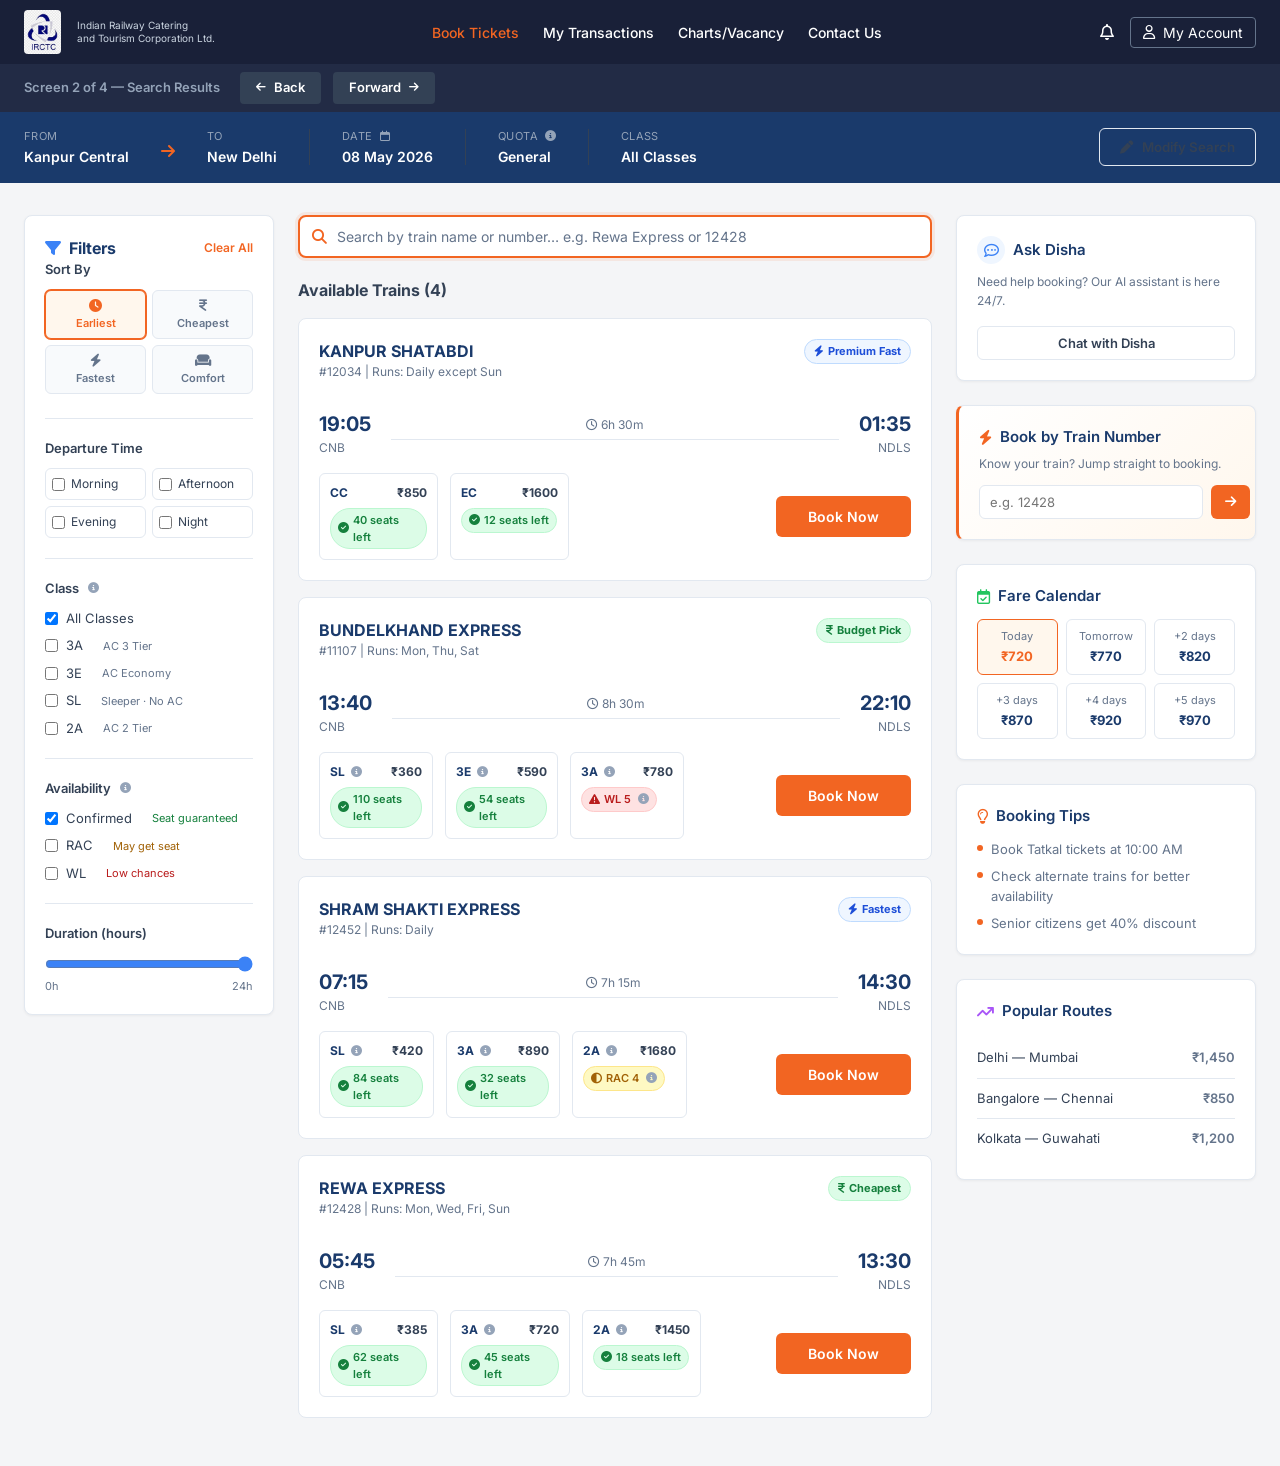
<file: search-results.html>
<!DOCTYPE html>
<html lang="en">
<head>
    <meta charset="UTF-8">
    <meta name="viewport" content="width=device-width, initial-scale=1.0">
    <title>Search Results - IRCTC</title>
    <link rel="stylesheet" href="style.css">
    <link rel="stylesheet" href="https://cdnjs.cloudflare.com/ajax/libs/font-awesome/6.4.0/css/all.min.css">
</head>
<body>
    <header>
        <div class="logo-area" onclick="window.location.href='index.html'" style="cursor: pointer;">
            <img src="irctc-logo.png" alt="IRCTC" style="height:44px; width:auto; flex-shrink:0; background:white; border-radius:4px;">
            <div class="logo-text" style="margin-left:4px;">
                <p style="font-size:10px; color:#cbd5e1; line-height:1.3;">Indian Railway Catering<br>and Tourism Corporation Ltd.</p>
            </div>
        </div>
        <nav class="nav-links">
            <a href="index.html" style="color: var(--orange)">Book Tickets</a>
            <a href="#">My Transactions</a>
            <a href="#">Charts/Vacancy</a>
            <a href="#">Contact Us</a>
        </nav>
        <div class="header-actions">
            <i class="fa-regular fa-bell" style="cursor:pointer"></i>
            <button class="btn-account"><i class="fa-regular fa-user"></i> My Account</button>
        </div>
    </header>

    <div class="prototype-bar">
        <span>Screen 2 of 4 — Search Results</span>
        <a href="index.html" class="btn-nav"><i class="fa-solid fa-arrow-left"></i> Back</a>
        <a href="passenger-details.html" class="btn-nav">Forward <i class="fa-solid fa-arrow-right"></i></a>
    </div>

    <div class="search-summary">
        <div class="container" style="padding: 0; display: flex; justify-content: space-between; align-items: center;">
            <div style="display: flex; gap: 32px; align-items: center;">
                <div class="summary-col">
                    <span class="summary-label">From</span>
                    <span class="summary-val">Kanpur Central</span>
                </div>
                <i class="fa-solid fa-arrow-right text-orange" style="margin-top: 8px;"></i>
                <div class="summary-col">
                    <span class="summary-label">To</span>
                    <span class="summary-val">New Delhi</span>
                </div>
                <div class="divider-vertical"></div>
                <div class="summary-col">
                    <span class="summary-label">Date <i class="fa-regular fa-calendar text-muted" style="margin-left:4px;"></i></span>
                    <span class="summary-val">08 May 2026</span>
                </div>
                <div class="divider-vertical"></div>
                <div class="summary-col">
                    <span class="summary-label">
                        Quota
                        <button class="info-btn" onclick="showTooltipModal('quota')"><i class="fa-solid fa-circle-info"></i></button>
                    </span>
                    <span class="summary-val">General</span>
                </div>
                <div class="divider-vertical"></div>
                <div class="summary-col">
                    <span class="summary-label">Class</span>
                    <span class="summary-val">All Classes</span>
                </div>
            </div>
            <button class="btn-outline" onclick="window.location.href='index.html'"><i class="fa-solid fa-pen" style="margin-right: 6px;"></i> Modify Search</button>
        </div>
    </div>

    <div class="container grid-3">

        <!-- ===== FILTERS ===== -->
        <div class="filters">
            <div class="card" style="padding: 20px;">
                <div class="flex-between filter-header">
                    <h3 style="font-size: 16px; color: var(--primary); display: flex; align-items: center; gap: 8px;">
                        <i class="fa-solid fa-filter" style="color: #3B82F6;"></i> Filters
                    </h3>
                    <span style="color: var(--orange); font-size: 12px; cursor: pointer; font-weight: 600;" onclick="clearAllFilters()">Clear All</span>
                </div>

                <!-- Smart Sort Buttons -->
                <div class="filter-section">
                    <h4 class="filter-title">Sort By</h4>
                    <div class="smart-sort-grid">
                        <button class="smart-sort-btn active" onclick="setSort(this)">
                            <i class="fa-solid fa-clock"></i><span>Earliest</span>
                        </button>
                        <button class="smart-sort-btn" onclick="setSort(this)">
                            <i class="fa-solid fa-indian-rupee-sign"></i><span>Cheapest</span>
                        </button>
                        <button class="smart-sort-btn" onclick="setSort(this)">
                            <i class="fa-solid fa-bolt"></i><span>Fastest</span>
                        </button>
                        <button class="smart-sort-btn" onclick="setSort(this)">
                            <i class="fa-solid fa-couch"></i><span>Comfort</span>
                        </button>
                    </div>
                </div>

                <div class="filter-section">
                    <h4 class="filter-title">Departure Time</h4>
                    <div class="time-grid">
                        <label class="time-box"><input type="checkbox" id="f-morning"> Morning</label>
                        <label class="time-box"><input type="checkbox" id="f-afternoon"> Afternoon</label>
                        <label class="time-box"><input type="checkbox" id="f-evening"> Evening</label>
                        <label class="time-box"><input type="checkbox" id="f-night"> Night</label>
                    </div>
                </div>

                <div class="filter-section">
                    <h4 class="filter-title" style="display:flex;align-items:center;gap:6px;">
                        Class
                        <button class="info-btn" onclick="showTooltipModal('classes')"><i class="fa-solid fa-circle-info"></i></button>
                    </h4>
                    <div class="checkbox-list">
                        <label class="filter-label"><input type="checkbox" id="f-all-classes" checked onchange="handleAllClasses(this)"> All Classes</label>
                        <label class="filter-label"><input type="checkbox" id="f-3a" class="class-cb"> <span>3A</span>&nbsp;<span class="filter-hint">AC 3 Tier</span></label>
                        <label class="filter-label"><input type="checkbox" id="f-3e" class="class-cb"> <span>3E</span>&nbsp;<span class="filter-hint">AC Economy</span></label>
                        <label class="filter-label"><input type="checkbox" id="f-sl" class="class-cb"> <span>SL</span>&nbsp;<span class="filter-hint">Sleeper · No AC</span></label>
                        <label class="filter-label"><input type="checkbox" id="f-2a" class="class-cb"> <span>2A</span>&nbsp;<span class="filter-hint">AC 2 Tier</span></label>
                    </div>
                </div>

                <div class="filter-section">
                    <h4 class="filter-title" style="display:flex;align-items:center;gap:6px;">
                        Availability
                        <button class="info-btn" onclick="showTooltipModal('availability')"><i class="fa-solid fa-circle-info"></i></button>
                    </h4>
                    <div class="checkbox-list">
                        <label class="filter-label"><input type="checkbox" id="f-confirmed" checked> <span>Confirmed</span>&nbsp;<span class="filter-hint avail-green">Seat guaranteed</span></label>
                        <label class="filter-label"><input type="checkbox" id="f-rac"> <span>RAC</span>&nbsp;<span class="filter-hint avail-yellow">May get seat</span></label>
                        <label class="filter-label"><input type="checkbox" id="f-wl"> <span>WL</span>&nbsp;<span class="filter-hint avail-red">Low chances</span></label>
                    </div>
                </div>

                <div>
                    <h4 class="filter-title">Duration (hours)</h4>
                    <input type="range" id="f-duration" min="0" max="24" value="24" style="width: 100%; accent-color: #3B82F6; margin-bottom: 4px;" oninput="document.getElementById('duration-val').textContent=this.value+'h'; applyFilters()">
                    <div class="flex-between" style="font-size: 11px; color: var(--text-muted);"><span>0h</span><span id="duration-val">24h</span></div>
                </div>
            </div>
        </div>

        <!-- ===== TRAIN LIST ===== -->
        <div class="train-list">
            <div class="train-search-bar-wrap">
                <div class="train-search-bar">
                    <i class="fa-solid fa-magnifying-glass train-search-icon"></i>
                    <input type="text" id="trainSearchInput" class="train-search-input"
                        placeholder="Search by train name or number… e.g. Rewa Express or 12428"
                        autocomplete="off">
                    <button class="train-search-clear" id="trainSearchClear" onclick="clearTrainSearch()" title="Clear search">
                        <i class="fa-solid fa-xmark"></i>
                    </button>
                </div>
                <div class="train-suggestions" id="trainSuggestions"></div>
                <div class="train-recent" id="trainRecent">
                    <div class="train-recent-header">
                        <i class="fa-solid fa-clock-rotate-left" style="color: var(--text-muted); font-size: 12px;"></i>
                        <span>Recently searched</span>
                        <span class="train-recent-clear" onclick="clearRecent()">Clear</span>
                    </div>
                    <div id="recentList"></div>
                    <div class="train-recent-header" style="margin-top: 12px;">
                        <i class="fa-solid fa-fire" style="color: var(--orange); font-size: 12px;"></i>
                        <span>Frequently booked on this route</span>
                    </div>
                    <div class="frequent-chips" id="frequentChips">
                        <span class="freq-chip" onclick="applySearch('Rewa Express')">Rewa Express</span>
                        <span class="freq-chip" onclick="applySearch('12428')">12428</span>
                        <span class="freq-chip" onclick="applySearch('Mahakaushal')">Mahakaushal</span>
                    </div>
                </div>
            </div>

            <div id="searchStatusBanner" class="search-status-banner" style="display:none;"></div>

            <div class="flex-between mb-4" style="margin-top: 8px;">
                <h3 style="font-size: 16px; color: var(--text-main);">
                    Available Trains <span id="trainCount">(7)</span>
                </h3>
            </div>

            <!-- ===== TRAIN CARD 1: REWA EXPRESS ===== -->
            <div class="train-card"
                data-name="REWA EXPRESS" data-number="12428"
                data-depart="05:45" data-duration="465"
                data-classes="SL,3A,2A"
                data-avail="confirmed"
                data-price="385">
                <div class="tc-header">
                    <div>
                        <div class="tc-title train-name-text">REWA EXPRESS</div>
                        <div class="tc-sub">#12428 | Runs: Mon, Wed, Fri, Sun</div>
                    </div>
                    <div style="display:flex;align-items:center;gap:8px;flex-wrap:wrap;">
                        <span class="train-badge cheapest-badge"><i class="fa-solid fa-indian-rupee-sign"></i> Cheapest</span>
                        <div class="pinned-badge" id="pin-12428" style="display:none;"><i class="fa-solid fa-thumbtack"></i> Pinned</div>
                    </div>
                </div>
                <div class="tc-times">
                    <div class="tc-time"><h3>05:45</h3><p class="tc-sub">CNB</p></div>
                    <div class="tc-duration"><span style="position:relative;top:-8px;"><i class="fa-regular fa-clock"></i> 7h 45m</span></div>
                    <div class="tc-time" style="text-align:right;"><h3>13:30</h3><p class="tc-sub">NDLS</p></div>
                </div>
                <div class="flex-between items-end mt-2">
                    <div class="tc-classes">
                        <div class="tc-class-box">
                            <div class="flex-between" style="align-items:center;gap:4px;">
                                <span class="class-name">SL <button class="info-btn" onclick="showTooltipModal('sl')"><i class="fa-solid fa-circle-info"></i></button></span>
                                <span class="class-price">₹385</span>
                            </div>
                            <div class="avail-badge avail-confirmed"><i class="fa-solid fa-circle-check"></i> 62 seats left</div>
                        </div>
                        <div class="tc-class-box">
                            <div class="flex-between" style="align-items:center;gap:4px;">
                                <span class="class-name">3A <button class="info-btn" onclick="showTooltipModal('3a')"><i class="fa-solid fa-circle-info"></i></button></span>
                                <span class="class-price">₹720</span>
                            </div>
                            <div class="avail-badge avail-confirmed"><i class="fa-solid fa-circle-check"></i> 45 seats left</div>
                        </div>
                        <div class="tc-class-box">
                            <div class="flex-between" style="align-items:center;gap:4px;">
                                <span class="class-name">2A <button class="info-btn" onclick="showTooltipModal('2a')"><i class="fa-solid fa-circle-info"></i></button></span>
                                <span class="class-price">₹1450</span>
                            </div>
                            <div class="avail-badge avail-confirmed"><i class="fa-solid fa-circle-check"></i> 18 seats left</div>
                        </div>
                    </div>
                    <button class="btn-primary" style="width:auto;padding:12px 32px;font-size:14px;" onclick="bookTrain('12428'); window.location.href='passenger-details.html'">Book Now</button>
                </div>
            </div>

            <!-- ===== TRAIN CARD 2: SHRAM SHAKTI EXPRESS (Morning) ===== -->
            <div class="train-card"
                data-name="SHRAM SHAKTI EXPRESS" data-number="12452"
                data-depart="07:15" data-duration="435"
                data-classes="SL,3A,2A,1A"
                data-avail="confirmed"
                data-price="420">
                <div class="tc-header">
                    <div>
                        <div class="tc-title train-name-text">SHRAM SHAKTI EXPRESS</div>
                        <div class="tc-sub">#12452 | Runs: Daily</div>
                    </div>
                    <div style="display:flex;align-items:center;gap:8px;flex-wrap:wrap;">
                        <span class="train-badge fastest-badge"><i class="fa-solid fa-bolt"></i> Fastest</span>
                        <div class="pinned-badge" id="pin-12452" style="display:none;"><i class="fa-solid fa-thumbtack"></i> Pinned</div>
                    </div>
                </div>
                <div class="tc-times">
                    <div class="tc-time"><h3>07:15</h3><p class="tc-sub">CNB</p></div>
                    <div class="tc-duration"><span style="position:relative;top:-8px;"><i class="fa-regular fa-clock"></i> 7h 15m</span></div>
                    <div class="tc-time" style="text-align:right;"><h3>14:30</h3><p class="tc-sub">NDLS</p></div>
                </div>
                <div class="flex-between items-end mt-2">
                    <div class="tc-classes">
                        <div class="tc-class-box">
                            <div class="flex-between" style="align-items:center;gap:4px;">
                                <span class="class-name">SL <button class="info-btn" onclick="showTooltipModal('sl')"><i class="fa-solid fa-circle-info"></i></button></span>
                                <span class="class-price">₹420</span>
                            </div>
                            <div class="avail-badge avail-confirmed"><i class="fa-solid fa-circle-check"></i> 84 seats left</div>
                        </div>
                        <div class="tc-class-box">
                            <div class="flex-between" style="align-items:center;gap:4px;">
                                <span class="class-name">3A <button class="info-btn" onclick="showTooltipModal('3a')"><i class="fa-solid fa-circle-info"></i></button></span>
                                <span class="class-price">₹890</span>
                            </div>
                            <div class="avail-badge avail-confirmed"><i class="fa-solid fa-circle-check"></i> 32 seats left</div>
                        </div>
                        <div class="tc-class-box">
                            <div class="flex-between" style="align-items:center;gap:4px;">
                                <span class="class-name">2A <button class="info-btn" onclick="showTooltipModal('2a')"><i class="fa-solid fa-circle-info"></i></button></span>
                                <span class="class-price">₹1680</span>
                            </div>
                            <div class="avail-badge avail-rac"><i class="fa-solid fa-circle-half-stroke"></i> RAC 4 <button class="info-btn" onclick="showTooltipModal('rac')"><i class="fa-solid fa-circle-info"></i></button></div>
                        </div>
                    </div>
                    <button class="btn-primary" style="width:auto;padding:12px 32px;font-size:14px;" onclick="bookTrain('12452'); window.location.href='passenger-details.html'">Book Now</button>
                </div>
            </div>

            <!-- ===== TRAIN CARD 3: MAHAKAUSHAL EXPRESS (Afternoon) ===== -->
            <div class="train-card"
                data-name="MAHAKAUSHAL EXPRESS" data-number="11449"
                data-depart="11:20" data-duration="445"
                data-classes="SL,3A"
                data-avail="rac"
                data-price="450">
                <div class="tc-header">
                    <div>
                        <div class="tc-title train-name-text">MAHAKAUSHAL EXPRESS</div>
                        <div class="tc-sub">#11449 | Runs: Daily</div>
                    </div>
                    <div style="display:flex;align-items:center;gap:8px;flex-wrap:wrap;">
                        <div class="pinned-badge" id="pin-11449" style="display:none;"><i class="fa-solid fa-thumbtack"></i> Pinned</div>
                    </div>
                </div>
                <div class="tc-times">
                    <div class="tc-time"><h3>11:20</h3><p class="tc-sub">CNB</p></div>
                    <div class="tc-duration"><span style="position:relative;top:-8px;"><i class="fa-regular fa-clock"></i> 7h 25m</span></div>
                    <div class="tc-time" style="text-align:right;"><h3>18:45</h3><p class="tc-sub">NDLS</p></div>
                </div>
                <div class="flex-between items-end mt-2">
                    <div class="tc-classes">
                        <div class="tc-class-box">
                            <div class="flex-between" style="align-items:center;gap:4px;">
                                <span class="class-name">SL <button class="info-btn" onclick="showTooltipModal('sl')"><i class="fa-solid fa-circle-info"></i></button></span>
                                <span class="class-price">₹450</span>
                            </div>
                            <div class="avail-badge avail-rac"><i class="fa-solid fa-circle-half-stroke"></i> RAC 12 <button class="info-btn" onclick="showTooltipModal('rac')"><i class="fa-solid fa-circle-info"></i></button></div>
                        </div>
                        <div class="tc-class-box">
                            <div class="flex-between" style="align-items:center;gap:4px;">
                                <span class="class-name">3A <button class="info-btn" onclick="showTooltipModal('3a')"><i class="fa-solid fa-circle-info"></i></button></span>
                                <span class="class-price">₹1320</span>
                            </div>
                            <div class="avail-badge avail-confirmed"><i class="fa-solid fa-circle-check"></i> 28 seats left</div>
                        </div>
                    </div>
                    <button class="btn-primary" style="width:auto;padding:12px 32px;font-size:14px;" onclick="bookTrain('11449'); window.location.href='passenger-details.html'">Book Now</button>
                </div>
            </div>

            <!-- ===== TRAIN CARD 4: BUNDELKHAND EXPRESS (Afternoon) ===== -->
            <div class="train-card"
                data-name="BUNDELKHAND EXPRESS" data-number="11107"
                data-depart="13:40" data-duration="510"
                data-classes="SL,3E,3A"
                data-avail="confirmed"
                data-price="360">
                <div class="tc-header">
                    <div>
                        <div class="tc-title train-name-text">BUNDELKHAND EXPRESS</div>
                        <div class="tc-sub">#11107 | Runs: Mon, Thu, Sat</div>
                    </div>
                    <div style="display:flex;align-items:center;gap:8px;flex-wrap:wrap;">
                        <span class="train-badge cheapest-badge"><i class="fa-solid fa-indian-rupee-sign"></i> Budget Pick</span>
                        <div class="pinned-badge" id="pin-11107" style="display:none;"><i class="fa-solid fa-thumbtack"></i> Pinned</div>
                    </div>
                </div>
                <div class="tc-times">
                    <div class="tc-time"><h3>13:40</h3><p class="tc-sub">CNB</p></div>
                    <div class="tc-duration"><span style="position:relative;top:-8px;"><i class="fa-regular fa-clock"></i> 8h 30m</span></div>
                    <div class="tc-time" style="text-align:right;"><h3>22:10</h3><p class="tc-sub">NDLS</p></div>
                </div>
                <div class="flex-between items-end mt-2">
                    <div class="tc-classes">
                        <div class="tc-class-box">
                            <div class="flex-between" style="align-items:center;gap:4px;">
                                <span class="class-name">SL <button class="info-btn" onclick="showTooltipModal('sl')"><i class="fa-solid fa-circle-info"></i></button></span>
                                <span class="class-price">₹360</span>
                            </div>
                            <div class="avail-badge avail-confirmed"><i class="fa-solid fa-circle-check"></i> 110 seats left</div>
                        </div>
                        <div class="tc-class-box">
                            <div class="flex-between" style="align-items:center;gap:4px;">
                                <span class="class-name">3E <button class="info-btn" onclick="showTooltipModal('3e')"><i class="fa-solid fa-circle-info"></i></button></span>
                                <span class="class-price">₹590</span>
                            </div>
                            <div class="avail-badge avail-confirmed"><i class="fa-solid fa-circle-check"></i> 54 seats left</div>
                        </div>
                        <div class="tc-class-box">
                            <div class="flex-between" style="align-items:center;gap:4px;">
                                <span class="class-name">3A <button class="info-btn" onclick="showTooltipModal('3a')"><i class="fa-solid fa-circle-info"></i></button></span>
                                <span class="class-price">₹780</span>
                            </div>
                            <div class="avail-badge avail-wl"><i class="fa-solid fa-triangle-exclamation"></i> WL 5 <button class="info-btn" onclick="showTooltipModal('wl')"><i class="fa-solid fa-circle-info"></i></button></div>
                        </div>
                    </div>
                    <button class="btn-primary" style="width:auto;padding:12px 32px;font-size:14px;" onclick="bookTrain('11107'); window.location.href='passenger-details.html'">Book Now</button>
                </div>
            </div>

            <!-- ===== TRAIN CARD 5: VINDHYACHAL EXPRESS (Evening) ===== -->
            <div class="train-card"
                data-name="VINDHYACHAL EXPRESS" data-number="12165"
                data-depart="17:30" data-duration="465"
                data-classes="3E,2A"
                data-avail="wl"
                data-price="680">
                <div class="tc-header">
                    <div>
                        <div class="tc-title train-name-text">VINDHYACHAL EXPRESS</div>
                        <div class="tc-sub">#12165 | Runs: Tue, Thu, Sat</div>
                    </div>
                    <div style="display:flex;align-items:center;gap:8px;flex-wrap:wrap;">
                        <span class="train-badge comfort-badge"><i class="fa-solid fa-couch"></i> Most Comfortable</span>
                        <div class="pinned-badge" id="pin-12165" style="display:none;"><i class="fa-solid fa-thumbtack"></i> Pinned</div>
                    </div>
                </div>
                <div class="tc-times">
                    <div class="tc-time"><h3>17:30</h3><p class="tc-sub">CNB</p></div>
                    <div class="tc-duration"><span style="position:relative;top:-8px;"><i class="fa-regular fa-clock"></i> 7h 45m</span></div>
                    <div class="tc-time" style="text-align:right;"><h3>01:15</h3><p class="tc-sub">NDLS</p></div>
                </div>
                <div class="flex-between items-end mt-2">
                    <div class="tc-classes">
                        <div class="tc-class-box">
                            <div class="flex-between" style="align-items:center;gap:4px;">
                                <span class="class-name">3E <button class="info-btn" onclick="showTooltipModal('3e')"><i class="fa-solid fa-circle-info"></i></button></span>
                                <span class="class-price">₹680</span>
                            </div>
                            <div class="avail-badge avail-confirmed"><i class="fa-solid fa-circle-check"></i> 96 seats left</div>
                        </div>
                        <div class="tc-class-box">
                            <div class="flex-between" style="align-items:center;gap:4px;">
                                <span class="class-name">2A <button class="info-btn" onclick="showTooltipModal('2a')"><i class="fa-solid fa-circle-info"></i></button></span>
                                <span class="class-price">₹2100</span>
                            </div>
                            <div class="avail-badge avail-wl"><i class="fa-solid fa-triangle-exclamation"></i> WL 8 <button class="info-btn" onclick="showTooltipModal('wl')"><i class="fa-solid fa-circle-info"></i></button></div>
                        </div>
                    </div>
                    <button class="btn-primary" style="width:auto;padding:12px 32px;font-size:14px;" onclick="bookTrain('12165'); window.location.href='passenger-details.html'">Book Now</button>
                </div>
            </div>

            <!-- ===== TRAIN CARD 6: KANPUR SHATABDI (Evening) ===== -->
            <div class="train-card"
                data-name="KANPUR SHATABDI" data-number="12034"
                data-depart="19:05" data-duration="390"
                data-classes="CC,EC"
                data-avail="confirmed"
                data-price="850">
                <div class="tc-header">
                    <div>
                        <div class="tc-title train-name-text">KANPUR SHATABDI</div>
                        <div class="tc-sub">#12034 | Runs: Daily except Sun</div>
                    </div>
                    <div style="display:flex;align-items:center;gap:8px;flex-wrap:wrap;">
                        <span class="train-badge fastest-badge"><i class="fa-solid fa-bolt"></i> Premium Fast</span>
                        <div class="pinned-badge" id="pin-12034" style="display:none;"><i class="fa-solid fa-thumbtack"></i> Pinned</div>
                    </div>
                </div>
                <div class="tc-times">
                    <div class="tc-time"><h3>19:05</h3><p class="tc-sub">CNB</p></div>
                    <div class="tc-duration"><span style="position:relative;top:-8px;"><i class="fa-regular fa-clock"></i> 6h 30m</span></div>
                    <div class="tc-time" style="text-align:right;"><h3>01:35</h3><p class="tc-sub">NDLS</p></div>
                </div>
                <div class="flex-between items-end mt-2">
                    <div class="tc-classes">
                        <div class="tc-class-box">
                            <div class="flex-between" style="align-items:center;gap:4px;">
                                <span class="class-name">CC</span>
                                <span class="class-price">₹850</span>
                            </div>
                            <div class="avail-badge avail-confirmed"><i class="fa-solid fa-circle-check"></i> 40 seats left</div>
                        </div>
                        <div class="tc-class-box">
                            <div class="flex-between" style="align-items:center;gap:4px;">
                                <span class="class-name">EC</span>
                                <span class="class-price">₹1600</span>
                            </div>
                            <div class="avail-badge avail-confirmed"><i class="fa-solid fa-circle-check"></i> 12 seats left</div>
                        </div>
                    </div>
                    <button class="btn-primary" style="width:auto;padding:12px 32px;font-size:14px;" onclick="bookTrain('12034'); window.location.href='passenger-details.html'">Book Now</button>
                </div>
            </div>

            <!-- ===== TRAIN CARD 7: PUSHPAK EXPRESS (Night) ===== -->
            <div class="train-card"
                data-name="PUSHPAK EXPRESS" data-number="12533"
                data-depart="22:45" data-duration="500"
                data-classes="SL,3A,2A"
                data-avail="rac"
                data-price="395">
                <div class="tc-header">
                    <div>
                        <div class="tc-title train-name-text">PUSHPAK EXPRESS</div>
                        <div class="tc-sub">#12533 | Runs: Daily</div>
                    </div>
                    <div style="display:flex;align-items:center;gap:8px;flex-wrap:wrap;">
                        <div class="pinned-badge" id="pin-12533" style="display:none;"><i class="fa-solid fa-thumbtack"></i> Pinned</div>
                    </div>
                </div>
                <div class="tc-times">
                    <div class="tc-time"><h3>22:45</h3><p class="tc-sub">CNB</p></div>
                    <div class="tc-duration"><span style="position:relative;top:-8px;"><i class="fa-regular fa-clock"></i> 8h 20m</span></div>
                    <div class="tc-time" style="text-align:right;"><h3>07:05</h3><p class="tc-sub">NDLS</p></div>
                </div>
                <div class="flex-between items-end mt-2">
                    <div class="tc-classes">
                        <div class="tc-class-box">
                            <div class="flex-between" style="align-items:center;gap:4px;">
                                <span class="class-name">SL <button class="info-btn" onclick="showTooltipModal('sl')"><i class="fa-solid fa-circle-info"></i></button></span>
                                <span class="class-price">₹395</span>
                            </div>
                            <div class="avail-badge avail-rac"><i class="fa-solid fa-circle-half-stroke"></i> RAC 6 <button class="info-btn" onclick="showTooltipModal('rac')"><i class="fa-solid fa-circle-info"></i></button></div>
                        </div>
                        <div class="tc-class-box">
                            <div class="flex-between" style="align-items:center;gap:4px;">
                                <span class="class-name">3A <button class="info-btn" onclick="showTooltipModal('3a')"><i class="fa-solid fa-circle-info"></i></button></span>
                                <span class="class-price">₹740</span>
                            </div>
                            <div class="avail-badge avail-confirmed"><i class="fa-solid fa-circle-check"></i> 22 seats left</div>
                        </div>
                        <div class="tc-class-box">
                            <div class="flex-between" style="align-items:center;gap:4px;">
                                <span class="class-name">2A <button class="info-btn" onclick="showTooltipModal('2a')"><i class="fa-solid fa-circle-info"></i></button></span>
                                <span class="class-price">₹1390</span>
                            </div>
                            <div class="avail-badge avail-wl"><i class="fa-solid fa-triangle-exclamation"></i> WL 3 <button class="info-btn" onclick="showTooltipModal('wl')"><i class="fa-solid fa-circle-info"></i></button></div>
                        </div>
                    </div>
                    <button class="btn-primary" style="width:auto;padding:12px 32px;font-size:14px;" onclick="bookTrain('12533'); window.location.href='passenger-details.html'">Book Now</button>
                </div>
            </div>



        </div><!-- /.train-list -->

        <!-- ===== SIDEBAR WIDGETS ===== -->
        <div class="widgets">
            <div class="card" style="padding: 20px;">
                <h3 style="font-size: 15px; font-weight: 600; color: var(--primary); margin-bottom: 8px; display: flex; align-items: center; gap: 8px;">
                    <div style="background: #eff6ff; width: 28px; height: 28px; border-radius: 50%; display: flex; align-items: center; justify-content: center;"><i class="fa-regular fa-comment-dots" style="color:#3B82F6"></i></div> Ask Disha
                </h3>
                <p style="font-size: 12px; color: var(--text-muted); margin-bottom: 16px; line-height: 1.6;">Need help booking? Our AI assistant is here 24/7.</p>
                <button class="btn-outline" style="width: 100%; padding: 8px; font-size: 13px;">Chat with Disha</button>
            </div>

            <div class="card book-by-number-card" style="padding: 20px;">
                <h3 style="font-size: 15px; font-weight: 600; color: var(--primary); margin-bottom: 6px; display: flex; align-items: center; gap: 8px;">
                    <i class="fa-solid fa-bolt" style="color: var(--orange);"></i> Book by Train Number
                </h3>
                <p style="font-size: 12px; color: var(--text-muted); margin-bottom: 12px;">Know your train? Jump straight to booking.</p>
                <div style="display: flex; gap: 8px;">
                    <input type="text" id="quickTrainNum" placeholder="e.g. 12428" maxlength="5"
                        style="flex:1; padding: 8px 10px; border: 1px solid var(--border); border-radius: 6px; font-size: 13px; color: var(--text-main);"
                        onkeydown="if(event.key==='Enter') quickBook()">
                    <button class="btn-primary" style="width:auto; padding: 8px 14px; font-size: 13px;" onclick="quickBook()">
                        <i class="fa-solid fa-arrow-right"></i>
                    </button>
                </div>
                <div id="quickBookError" style="display:none; color:#EF4444; font-size:12px; margin-top:6px;"></div>
            </div>

            <div class="card" style="padding: 20px;">
                <h3 style="font-size: 15px; font-weight: 600; color: var(--primary); margin-bottom: 4px; display: flex; align-items: center; gap: 8px;">
                    <i class="fa-regular fa-calendar-check" style="color:#22C55E"></i> Fare Calendar
                </h3>
                <div class="fare-grid">
                    <div class="fare-box active">Today<strong>₹720</strong></div>
                    <div class="fare-box">Tomorrow<strong>₹770</strong></div>
                    <div class="fare-box">+2 days<strong>₹820</strong></div>
                    <div class="fare-box">+3 days<strong>₹870</strong></div>
                    <div class="fare-box">+4 days<strong>₹920</strong></div>
                    <div class="fare-box">+5 days<strong>₹970</strong></div>
                </div>
            </div>

            <div class="card booking-tips" style="padding: 20px;">
                <h3 style="font-size: 15px; font-weight: 600; color: var(--primary); margin-bottom: 12px; display: flex; align-items: center; gap: 8px;">
                    <i class="fa-regular fa-lightbulb text-orange"></i> Booking Tips
                </h3>
                <ul class="tips-list">
                    <li><span class="tip-dot"></span>Book Tatkal tickets at 10:00 AM</li>
                    <li><span class="tip-dot"></span>Check alternate trains for better availability</li>
                    <li><span class="tip-dot"></span>Senior citizens get 40% discount</li>
                </ul>
            </div>

            <div class="card" style="padding: 20px;">
                <h3 style="font-size: 15px; font-weight: 600; color: var(--primary); margin-bottom: 16px; display: flex; align-items: center; gap: 8px;">
                    <i class="fa-solid fa-arrow-trend-up" style="color: #A855F7;"></i> Popular Routes
                </h3>
                <div>
                    <div class="popular-route-item"><span>Delhi — Mumbai</span><span style="font-weight: 600; color: var(--text-muted);">₹1,450</span></div>
                    <div class="popular-route-item"><span>Bangalore — Chennai</span><span style="font-weight: 600; color: var(--text-muted);">₹850</span></div>
                    <div class="popular-route-item"><span>Kolkata — Guwahati</span><span style="font-weight: 600; color: var(--text-muted);">₹1,200</span></div>
                </div>
            </div>
        </div>
    </div>

    <!-- ===== TOOLTIP MODAL ===== -->
    <div class="tooltip-modal-overlay" id="tooltipOverlay" onclick="closeTooltipModal()">
        <div class="tooltip-modal" id="tooltipModal" onclick="event.stopPropagation()">
            <button class="tooltip-modal-close" onclick="closeTooltipModal()"><i class="fa-solid fa-xmark"></i></button>
            <div id="tooltipModalContent"></div>
        </div>
    </div>

    <script src="script.js"></script>
    <script>
    const TOOLTIP_INFO = {
        sl: {
            icon: '🛏️', title: 'SL — Sleeper Class',
            body: 'Non-air-conditioned coaches with berths (beds). The most affordable option for long-distance travel. Best for budget travellers comfortable without AC.',
            tag: 'Budget · No AC · Berths', tagColor: '#64748B'
        },
        '3a': {
            icon: '❄️', title: '3A — AC 3 Tier',
            body: 'Air-conditioned coaches with 3 berths stacked per section. Clean bedding provided. Great balance of comfort and price — the most popular class.',
            tag: 'AC · Mid-range · Most Popular', tagColor: '#3B82F6'
        },
        '3e': {
            icon: '💸', title: '3E — AC Economy',
            body: 'Air-conditioned coaches with more berths per compartment, making tickets cheaper than 3A. Less privacy but great value if you want AC on a budget.',
            tag: 'AC · Budget-AC · Good value', tagColor: '#10B981'
        },
        '2a': {
            icon: '🌟', title: '2A — AC 2 Tier',
            body: 'Air-conditioned with just 2 berths per section and curtains for privacy. More spacious and comfortable than 3A. The premium option on most trains.',
            tag: 'AC · Premium · More Privacy', tagColor: '#8B5CF6'
        },
        rac: {
            icon: '⚠️', title: 'RAC — Reservation Against Cancellation',
            body: 'Your ticket is on a shared berth — you\'ll share a berth with one other passenger initially. If someone with a confirmed ticket cancels, you\'ll automatically get your own full berth. You are allowed to board the train.',
            tag: 'Can board · Medium confirmation chance', tagColor: '#D97706',
            tip: '💡 RAC passengers CAN board the train. Upgrade to a full berth is common as people cancel closer to departure.'
        },
        wl: {
            icon: '🔴', title: 'WL — Waitlist',
            body: 'No confirmed seat yet. You are in a queue — if enough people cancel, your ticket moves up and may get confirmed before the chart is prepared. If not confirmed, you cannot board.',
            tag: 'Cannot board if unconfirmed · Risky', tagColor: '#EF4444',
            tip: '💡 WL tickets that are not confirmed by chart preparation are automatically refunded to your payment source.'
        },
        quota: {
            icon: '🎫', title: 'What is a Quota?',
            body: 'Railways divide available seats into different quota pools. Choosing the right one can improve your chances of getting a ticket.',
            list: [
                { label: 'General', desc: 'Open to all. The largest pool of available seats.' },
                { label: 'Tatkal', desc: 'Last-minute booking at a premium price. Opens 1 day before travel — 10 AM for AC classes, 11 AM for non-AC.' },
                { label: 'Ladies', desc: 'Reserved for women travelling alone or with children under 12.' },
                { label: 'Senior Citizen', desc: '40% discount for men aged 60+ and women aged 58+.' },
                { label: 'Divyaang', desc: 'For persons with disabilities at concessional fares.' },
            ]
        },
        classes: {
            icon: '🚃', title: 'Train Coach Classes Explained',
            body: 'Here\'s a quick guide to all travel classes, from most affordable to most premium:',
            list: [
                { label: 'SL — Sleeper', desc: 'Non-AC berths. Cheapest option for overnight travel.' },
                { label: '3E — AC Economy', desc: 'Budget AC with more berths per coach. Less privacy.' },
                { label: '3A — AC 3 Tier', desc: 'Standard AC with 3 berths per bay. Bedding included.' },
                { label: '2A — AC 2 Tier', desc: 'Premium AC with 2 berths and curtains for privacy.' },
                { label: '1A — First Class AC', desc: 'Most premium. Private cabins with full bedding service.' },
            ]
        },
        availability: {
            icon: '🟢', title: 'What Do Availability Statuses Mean?',
            body: 'Here\'s a clear guide to what each status means before you book:',
            list: [
                { label: 'AVL — Available', desc: 'Seats are open. Booking is confirmed instantly.', color: '#16A34A' },
                { label: 'RAC — Reservation Against Cancellation', desc: 'Shared berth. You can board. May get a full berth if someone cancels.', color: '#D97706' },
                { label: 'WL — Waitlist', desc: 'No seat yet. Cannot board if unconfirmed at chart time.', color: '#EF4444' },
            ]
        }
    };

    function showTooltipModal(key) {
        const data = TOOLTIP_INFO[key];
        if (!data) return;
        const overlay = document.getElementById('tooltipOverlay');
        const content = document.getElementById('tooltipModalContent');

        let html = `
            <div style="font-size:38px;margin-bottom:10px;">${data.icon}</div>
            <h3 style="font-size:17px;font-weight:700;color:var(--primary);margin-bottom:8px;">${data.title}</h3>
            <p style="font-size:14px;color:var(--text-muted);line-height:1.7;margin-bottom:12px;">${data.body}</p>
        `;
        if (data.list) {
            html += `<div style="display:flex;flex-direction:column;gap:7px;margin-bottom:12px;">`;
            data.list.forEach(item => {
                html += `<div style="background:#f8fafc;border:1px solid var(--border);border-radius:6px;padding:9px 12px;">
                    <div style="font-weight:700;font-size:13px;color:var(--primary);margin-bottom:2px;">${item.label}</div>
                    <div style="font-size:12px;color:var(--text-muted);">${item.desc}</div>
                </div>`;
            });
            html += `</div>`;
        }
        if (data.tag) {
            html += `<span style="display:inline-block;background:${data.tagColor}18;color:${data.tagColor};border:1px solid ${data.tagColor}40;font-size:11px;font-weight:600;padding:3px 10px;border-radius:20px;margin-bottom:10px;">${data.tag}</span>`;
        }
        if (data.tip) {
            html += `<div style="background:#FFF7ED;border:1px solid #fdba74;border-radius:6px;padding:10px 12px;font-size:13px;color:#92400e;margin-top:8px;line-height:1.5;">${data.tip}</div>`;
        }
        content.innerHTML = html;
        overlay.classList.add('show');
    }

    function closeTooltipModal() {
        document.getElementById('tooltipOverlay').classList.remove('show');
    }
    </script>

    <script>
    // ============================================================
    // FILTER & SORT ENGINE
    // ============================================================
    function getTimeSlot(timeStr) {
        const h = parseInt(timeStr.split(':')[0]);
        if (h >= 4  && h < 12) return 'morning';
        if (h >= 12 && h < 17) return 'afternoon';
        if (h >= 17 && h < 21) return 'evening';
        return 'night';
    }

    function applyFilters() {
        const cards = Array.from(document.querySelectorAll('.train-card'));

        const timeFilters = ['morning','afternoon','evening','night'].filter(t =>
            document.getElementById('f-' + t)?.checked
        );

        const allClasses = document.getElementById('f-all-classes')?.checked;
        const classFilters = allClasses ? [] : ['3a','3e','sl','2a'].filter(c =>
            document.getElementById('f-' + c)?.checked
        );

        const availFilters = ['confirmed','rac','wl'].filter(a =>
            document.getElementById('f-' + a)?.checked
        );

        const maxDuration = parseInt(document.getElementById('f-duration')?.value ?? 24) * 60;
        const activeSort = document.querySelector('.smart-sort-btn.active span')?.textContent?.toLowerCase().trim();

        let visible = [];

        cards.forEach(card => {
            const depart   = card.dataset.depart;
            const duration = parseInt(card.dataset.duration);
            const classes  = card.dataset.classes.split(',').map(c => c.trim().toLowerCase());
            const avail    = card.dataset.avail;
            let show = true;

            if (timeFilters.length > 0 && !timeFilters.includes(getTimeSlot(depart))) show = false;
            if (!allClasses && classFilters.length > 0 && !classFilters.some(c => classes.includes(c))) show = false;
            if (availFilters.length > 0 && !availFilters.includes(avail)) show = false;
            if (duration > maxDuration) show = false;

            if (show) {
                card.style.display = '';
                visible.push(card);
            } else {
                card.style.display = 'none';
            }
        });

        // Sort visible cards — re-insert after the count header
        if (activeSort) {
            visible.sort((a, b) => {
                if (activeSort === 'earliest')  return a.dataset.depart.localeCompare(b.dataset.depart);
                if (activeSort === 'cheapest')  return parseInt(a.dataset.price) - parseInt(b.dataset.price);
                if (activeSort === 'fastest')   return parseInt(a.dataset.duration) - parseInt(b.dataset.duration);
                if (activeSort === 'comfort')   return parseInt(b.dataset.price) - parseInt(a.dataset.price);
                return 0;
            });
            const list = document.querySelector('.train-list');
            const anchor = list.querySelector('.flex-between.mb-4');
            visible.forEach(card => {
                // insertBefore the empty-state placeholder if it exists, else append after anchor
                list.insertBefore(card, anchor ? anchor.nextSibling : null);
            });
        }

        const countEl = document.getElementById('trainCount');
        if (countEl) countEl.textContent = '(' + visible.length + ')';

        let emptyEl = document.getElementById('filterEmptyState');
        if (visible.length === 0) {
            if (!emptyEl) {
                emptyEl = document.createElement('div');
                emptyEl.id = 'filterEmptyState';
                emptyEl.style.cssText = 'text-align:center;padding:48px 24px;color:var(--text-muted);font-size:14px;background:white;border:1px solid var(--border);border-radius:8px;margin-top:8px;';
                emptyEl.innerHTML = '<i class="fa-solid fa-train" style="font-size:32px;color:#CBD5E1;margin-bottom:12px;display:block;"></i><strong style="color:var(--primary);display:block;margin-bottom:6px;">No trains match your filters</strong>Try adjusting your filters or <span style="color:var(--orange);cursor:pointer;font-weight:600;" onclick="clearAllFilters()">clear all</span>.';
                const list = document.querySelector('.train-list');
                list.insertBefore(emptyEl, null);
            }
        } else {
            emptyEl?.remove();
        }
    }

    function handleAllClasses(cb) {
        if (cb.checked) document.querySelectorAll('.class-cb').forEach(c => c.checked = false);
        applyFilters();
    }

    function handleClassCb() {
        const anyChecked = Array.from(document.querySelectorAll('.class-cb')).some(c => c.checked);
        const allCb = document.getElementById('f-all-classes');
        if (allCb) allCb.checked = !anyChecked;
        applyFilters();
    }

    function clearAllFilters() {
        ['morning','afternoon','evening','night'].forEach(t => {
            const el = document.getElementById('f-' + t);
            if (el) el.checked = false;
        });
        document.getElementById('f-all-classes').checked = true;
        document.querySelectorAll('.class-cb').forEach(c => c.checked = false);
        document.getElementById('f-confirmed').checked = true;
        document.getElementById('f-rac').checked = false;
        document.getElementById('f-wl').checked = false;
        const dur = document.getElementById('f-duration');
        if (dur) { dur.value = 24; document.getElementById('duration-val').textContent = '24h'; }
        document.querySelectorAll('.smart-sort-btn').forEach(b => b.classList.remove('active'));
        document.querySelector('.smart-sort-btn')?.classList.add('active');
        applyFilters();
    }

    document.addEventListener('DOMContentLoaded', () => {
        ['morning','afternoon','evening','night'].forEach(t =>
            document.getElementById('f-' + t)?.addEventListener('change', applyFilters)
        );
        document.querySelectorAll('.class-cb').forEach(cb =>
            cb.addEventListener('change', handleClassCb)
        );
        ['confirmed','rac','wl'].forEach(a =>
            document.getElementById('f-' + a)?.addEventListener('change', applyFilters)
        );
        applyFilters();
    });
    </script>
</body>
</html>
</file>
<file: style.css>
@import url('https://fonts.googleapis.com/css2?family=Inter:wght@400;500;600;700&display=swap');

:root {
  --nav-bg: #192038;
  --state-bg: #222B45;
  --primary: #1A3A6B;
  --orange: #F26522;
  --orange-hover: #E05A1D;
  --bg-color: #F4F5F7;
  --text-main: #334155;
  --text-muted: #64748B;
  --border: #E2E8F0;
  --white: #FFFFFF;
  --success: #16A34A;
  --success-bg: #DCFCE7;
  --shadow-sm: 0 1px 3px rgba(0,0,0,0.05);
  --shadow-md: 0 4px 6px -1px rgba(0,0,0,0.05);
  --radius: 8px;
  --highlight-bg: #FFF7ED;
  --highlight-border: #F26522;
}

* { margin: 0; padding: 0; box-sizing: border-box; font-family: 'Inter', sans-serif; }
body { background-color: var(--bg-color); color: var(--text-main); line-height: 1.5; }
a { text-decoration: none; color: inherit; }
button { cursor: pointer; border: none; outline: none; font-family: 'Inter', sans-serif; }
input, select { font-family: 'Inter', sans-serif; outline: none; }

/* --- HEADER --- */
header { background-color: var(--nav-bg); color: var(--white); padding: 0 24px; display: flex; justify-content: space-between; align-items: center; height: 64px; }
.logo-area { display: flex; align-items: center; gap: 12px; }
.logo-icon { background: var(--orange); color: white; width: 36px; height: 36px; display: flex; align-items: center; justify-content: center; font-weight: bold; border-radius: 4px; font-size: 18px; }
.logo-text h1 { font-size: 18px; line-height: 1; }
.logo-text p { font-size: 10px; color: #cbd5e1; }
.nav-links { display: flex; gap: 24px; font-size: 14px; font-weight: 500; }
.nav-links a:hover { color: var(--orange); }
.header-actions { display: flex; align-items: center; gap: 16px; }
.btn-account { background: transparent; border: 1px solid #64748B; color: white; padding: 6px 12px; border-radius: 4px; display: flex; align-items: center; gap: 8px; font-size: 14px; }
.btn-account:hover { border-color: white; }

/* --- PROTOTYPE NAV BAR --- */
.prototype-bar { background: var(--state-bg); padding: 12px 24px; color: white; font-size: 13px; display: flex; gap: 8px; align-items: center; overflow-x: auto; }
.prototype-bar span { color: #94A3B8; font-weight: 600; margin-right: 8px; }
.proto-btn { background: #334155; color: #CBD5E1; padding: 6px 12px; border-radius: 4px; white-space: nowrap; transition: 0.2s; }
.proto-btn:hover { background: #475569; }
.proto-btn.active { background: var(--orange); color: white; }

/* --- LAYOUTS --- */
.container { max-width: 1400px; margin: 0 auto; padding: 32px 24px; }
.grid-2 { display: grid; grid-template-columns: 2fr 1fr; gap: 24px; }
.grid-3 { display: grid; grid-template-columns: 250px 1fr 300px; gap: 24px; }

/* --- CARDS & UI ELEMENTS --- */
.card { background: var(--white); border: 1px solid var(--border); border-radius: var(--radius); padding: 24px; box-shadow: var(--shadow-sm); margin-bottom: 24px; }
.card-title { font-size: 18px; font-weight: 700; color: var(--primary); margin-bottom: 20px; display: flex; align-items: center; gap: 8px; }

.form-grid { display: grid; grid-template-columns: 1fr 1fr; gap: 16px; margin-bottom: 16px; }
.form-grid.three { grid-template-columns: 1fr 1fr 1fr; }
.input-group label { display: block; font-size: 13px; color: var(--text-muted); margin-bottom: 6px; font-weight: 500;}
.input-group input, .input-group select { width: 100%; padding: 10px 12px; border: 1px solid var(--border); border-radius: 6px; font-size: 14px; color: var(--text-main); }
.input-group input:focus, .input-group select:focus { border-color: var(--orange); box-shadow: 0 0 0 1px var(--orange); }

.btn-primary { background: var(--orange); color: white; font-weight: 600; padding: 12px 24px; border-radius: 6px; width: 100%; font-size: 15px; display: flex; justify-content: center; align-items: center; gap: 8px; transition: 0.2s; }
.btn-primary:hover { background: var(--orange-hover); }
.btn-outline { background: transparent; border: 1px solid var(--border); color: var(--text-main); padding: 10px 20px; border-radius: 6px; font-weight: 600; }
.btn-outline:hover { background: #f8fafc; }

/* --- COMPONENT SPECIFICS --- */
.quick-links { display: grid; grid-template-columns: 1fr 1fr; gap: 16px; }
.ql-item { border: 1px solid var(--border); padding: 16px; border-radius: 8px; text-align: center; cursor: pointer; transition: 0.2s; }
.ql-item:hover { border-color: var(--primary); box-shadow: var(--shadow-sm); }
.ql-item i { font-size: 20px; margin-bottom: 8px; color: var(--primary); }
.ql-item span { display: block; font-size: 12px; font-weight: 600; }

.train-card { display: flex; flex-direction: column; gap: 16px; border: 1px solid var(--border); border-radius: var(--radius); padding: 20px; margin-bottom: 16px; background: white; transition: border-color 0.2s, box-shadow 0.2s, background 0.2s; }
.tc-header { display: flex; justify-content: space-between; align-items: flex-start; }
.tc-title { font-size: 16px; font-weight: 700; color: var(--primary); }
.tc-sub { font-size: 12px; color: var(--text-muted); }
.tc-times { display: flex; justify-content: space-between; align-items: center; margin-top: 12px; }
.tc-time h3 { font-size: 20px; color: var(--primary); }
.tc-duration { text-align: center; flex: 1; border-bottom: 1px solid var(--border); line-height: 0.1em; margin: 0 20px; }
.tc-duration span { background: white; padding: 0 10px; font-size: 12px; color: var(--text-muted); }
.tc-classes { display: flex; gap: 12px; }
.tc-class-box { border: 1px solid var(--border); padding: 10px; border-radius: 6px; flex: 1; cursor: pointer; }
.tc-class-box:hover { border-color: var(--orange); }

/* Train card: highlighted state when matched by search */
.train-card.search-match {
    border-color: var(--highlight-border);
    background: var(--highlight-bg);
    box-shadow: 0 0 0 2px rgba(242,101,34,0.15), 0 4px 12px rgba(242,101,34,0.08);
}
.train-card.search-match .tc-duration { border-bottom-color: #fdba74; }
.train-card.search-match .tc-duration span { background: var(--highlight-bg); }
.train-card.search-no-match { opacity: 0.35; pointer-events: none; }

/* Highlighted text inside train names */
.highlight-text { background: #fed7aa; border-radius: 2px; padding: 0 2px; font-weight: 700; color: var(--primary); }

/* Pinned badge */
.pinned-badge {
    display: inline-flex; align-items: center; gap: 4px;
    background: #FFF7ED; color: var(--orange); border: 1px solid #fdba74;
    font-size: 11px; font-weight: 600; padding: 3px 8px; border-radius: 20px;
}

.stepper { display: flex; justify-content: space-between; align-items: center; margin-bottom: 32px; position: relative; padding: 0 20px; }
.stepper::before { content: ''; position: absolute; top: 15px; left: 40px; right: 40px; height: 2px; background: var(--border); z-index: 1; }
.step { display: flex; flex-direction: column; align-items: center; gap: 8px; z-index: 2; background: var(--bg-color); padding: 0 10px; }
.step-circle { width: 32px; height: 32px; border-radius: 50%; background: var(--border); color: var(--text-muted); display: flex; align-items: center; justify-content: center; font-weight: 600; font-size: 14px; }
.step.active .step-circle { background: var(--orange); color: white; }
.step.completed .step-circle { background: var(--success); color: white; }
.step-label { font-size: 12px; font-weight: 500; color: var(--text-muted); }
.step.active .step-label { color: var(--primary); font-weight: 600; }

/* Tabs */
.tabs { display: flex; border-bottom: 1px solid var(--border); margin-bottom: 24px; }
.tab { padding: 12px 24px; cursor: pointer; font-size: 14px; font-weight: 500; color: var(--text-muted); border-bottom: 2px solid transparent; }
.tab.active { color: var(--orange); border-bottom-color: var(--orange); font-weight: 600; }
.tab-content { display: none; }
.tab-content.active { display: block; }

/* Utilities */
.flex-between { display: flex; justify-content: space-between; align-items: center; }
.text-orange { color: var(--orange); }
.text-success { color: var(--success); }
.mt-4 { margin-top: 16px; }
.mb-4 { margin-bottom: 16px; }
.alert-success { background: var(--success-bg); border: 1px solid #bbf7d0; padding: 12px; border-radius: 6px; display: flex; gap: 8px; color: #166534; font-size: 13px; margin-bottom: 24px; }

/* Modal */
.modal-overlay { position: fixed; top: 0; left: 0; right: 0; bottom: 0; background: rgba(0,0,0,0.5); display: flex; align-items: center; justify-content: center; z-index: 1000; opacity: 0; pointer-events: none; transition: 0.3s; }
.modal-overlay.show { opacity: 1; pointer-events: all; }
.modal { background: white; padding: 32px; border-radius: 12px; text-align: center; max-width: 400px; width: 90%; transform: translateY(20px); transition: 0.3s; }
.modal-overlay.show .modal { transform: translateY(0); }

/* Auto-save Toast */
.toast { position: fixed; bottom: 24px; right: 24px; background: #1E293B; color: white; padding: 12px 24px; border-radius: 50px; font-size: 14px; box-shadow: var(--shadow-md); transform: translateY(100px); opacity: 0; transition: 0.4s cubic-bezier(0.175, 0.885, 0.32, 1.275); z-index: 100; }
.toast.show { transform: translateY(0); opacity: 1; }

/* ======================================================
   DIRECT TRAIN SEARCH — NEW STYLES
   ====================================================== */

/* Wrapper for the search bar + dropdown + recent */
.train-search-bar-wrap {
    position: relative;
    margin-bottom: 20px;
}

/* The search bar itself */
.train-search-bar {
    display: flex;
    align-items: center;
    background: white;
    border: 2px solid var(--orange);
    border-radius: 8px;
    padding: 0 12px;
    box-shadow: 0 0 0 3px rgba(242,101,34,0.1);
    transition: box-shadow 0.2s;
}
.train-search-bar:focus-within {
    box-shadow: 0 0 0 4px rgba(242,101,34,0.18);
}
.train-search-icon {
    color: var(--orange);
    font-size: 15px;
    margin-right: 10px;
    flex-shrink: 0;
}
.train-search-input {
    flex: 1;
    border: none !important;
    box-shadow: none !important;
    padding: 11px 0 !important;
    font-size: 14px;
    color: var(--text-main);
    background: transparent;
}
.train-search-input::placeholder { color: var(--text-muted); }
.train-search-clear {
    background: none;
    border: none;
    color: var(--text-muted);
    font-size: 14px;
    padding: 4px 6px;
    cursor: pointer;
    display: none;
}
.train-search-clear:hover { color: var(--primary); }

/* Autocomplete dropdown */
.train-suggestions {
    position: absolute;
    top: calc(100% + 4px);
    left: 0; right: 0;
    background: white;
    border: 1px solid var(--border);
    border-radius: 8px;
    box-shadow: 0 8px 24px rgba(0,0,0,0.1);
    z-index: 200;
    display: none;
    overflow: hidden;
}
.train-suggestions.open { display: block; }
.suggestion-item {
    display: flex;
    align-items: center;
    gap: 12px;
    padding: 11px 16px;
    cursor: pointer;
    font-size: 14px;
    transition: background 0.15s;
    border-bottom: 1px solid #f1f5f9;
}
.suggestion-item:last-child { border-bottom: none; }
.suggestion-item:hover, .suggestion-item.active { background: #FFF7ED; }
.suggestion-icon {
    width: 32px; height: 32px; border-radius: 50%;
    background: #FFF7ED; display: flex; align-items: center; justify-content: center;
    color: var(--orange); font-size: 14px; flex-shrink: 0;
}
.suggestion-name { font-weight: 600; color: var(--primary); }
.suggestion-meta { font-size: 11px; color: var(--text-muted); margin-top: 1px; }

/* Recent & frequent trains panel */
.train-recent {
    background: white;
    border: 1px solid var(--border);
    border-radius: 8px;
    padding: 14px 16px;
    margin-top: 6px;
    display: none;
    box-shadow: 0 4px 12px rgba(0,0,0,0.06);
}
.train-recent.open { display: block; }
.train-recent-header {
    display: flex;
    align-items: center;
    gap: 6px;
    font-size: 11px;
    font-weight: 600;
    color: var(--text-muted);
    text-transform: uppercase;
    letter-spacing: 0.04em;
    margin-bottom: 8px;
}
.train-recent-clear {
    margin-left: auto;
    color: var(--orange);
    cursor: pointer;
    font-size: 11px;
    font-weight: 600;
    text-transform: none;
    letter-spacing: 0;
}
.recent-train-item {
    display: flex;
    align-items: center;
    gap: 10px;
    padding: 7px 8px;
    border-radius: 6px;
    cursor: pointer;
    font-size: 13px;
    color: var(--text-main);
    transition: background 0.15s;
}
.recent-train-item:hover { background: #f8fafc; }

/* Frequent chips */
.frequent-chips { display: flex; flex-wrap: wrap; gap: 8px; }
.freq-chip {
    background: #EEF2FF; color: #4338CA;
    border: 1px solid #C7D2FE;
    padding: 4px 12px; border-radius: 20px;
    font-size: 12px; font-weight: 600; cursor: pointer;
    transition: background 0.15s;
}
.freq-chip:hover { background: #E0E7FF; }

/* Search status banner */
.search-status-banner {
    display: flex;
    align-items: center;
    gap: 8px;
    background: #FFF7ED;
    border: 1px solid #fdba74;
    border-radius: 6px;
    padding: 9px 14px;
    font-size: 13px;
    color: var(--primary);
    font-weight: 500;
    margin-bottom: 12px;
}
.search-status-banner .clear-search-btn {
    margin-left: auto;
    font-size: 12px;
    color: var(--orange);
    font-weight: 700;
    cursor: pointer;
    background: none;
    border: none;
    padding: 0;
}

/* ======================================================
   HOMEPAGE — Book by Train Number tab styles
   ====================================================== */
.home-search-tabs {
    display: flex;
    gap: 0;
    border-bottom: 2px solid var(--border);
    margin-bottom: 20px;
}
.home-tab {
    display: flex;
    align-items: center;
    gap: 6px;
    padding: 10px 20px;
    font-size: 14px;
    font-weight: 500;
    color: var(--text-muted);
    background: none;
    border: none;
    border-bottom: 2px solid transparent;
    margin-bottom: -2px;
    cursor: pointer;
    transition: color 0.2s;
}
.home-tab.active { color: var(--orange); border-bottom-color: var(--orange); font-weight: 600; }
.home-tab:hover { color: var(--primary); }
.badge-new {
    background: var(--orange); color: white;
    font-size: 9px; font-weight: 700;
    padding: 2px 6px; border-radius: 20px;
    text-transform: uppercase; letter-spacing: 0.05em;
}

.home-train-search-wrap {}
.home-train-search-row {
    display: grid;
    grid-template-columns: 1fr 1fr;
    gap: 16px;
    margin-bottom: 0;
}
.home-train-suggestions {
    position: absolute;
    top: calc(100% + 4px);
    left: 0; right: 0;
    background: white;
    border: 1px solid var(--border);
    border-radius: 8px;
    box-shadow: 0 8px 24px rgba(0,0,0,0.1);
    z-index: 200;
    display: none;
    overflow: hidden;
}
.home-train-suggestions.open { display: block; }

.home-recent-trains {
    margin-top: 16px;
}
.home-recent-header {
    font-size: 11px; font-weight: 600; color: var(--text-muted);
    text-transform: uppercase; letter-spacing: 0.04em;
    margin-bottom: 8px;
    display: flex; align-items: center; gap: 6px;
}
.home-recent-chip {
    display: inline-flex; align-items: center; gap: 6px;
    background: #f8fafc; border: 1px solid var(--border);
    padding: 5px 12px; border-radius: 20px;
    font-size: 12px; color: var(--text-main); cursor: pointer;
    margin-right: 6px; margin-bottom: 6px;
    transition: border-color 0.15s;
}
.home-recent-chip:hover { border-color: var(--orange); color: var(--orange); }

/* Book by Train Number sidebar card */
.book-by-number-card {
    border-left: 3px solid var(--orange);
    background: linear-gradient(135deg, #fff 0%, #FFF7ED 100%);
}

/* Search results filter section (existing) */
.search-summary { background: var(--primary); color: white; padding: 16px 24px; }
.summary-col { display: flex; flex-direction: column; gap: 2px; }
.summary-label { font-size: 11px; color: #94a3b8; text-transform: uppercase; letter-spacing: 0.04em; }
.summary-val { font-size: 14px; font-weight: 600; }
.divider-vertical { width: 1px; height: 36px; background: #334155; }
.filters {}
.filter-section { margin-bottom: 20px; padding-bottom: 20px; border-bottom: 1px solid var(--border); }
.filter-title { font-size: 13px; font-weight: 600; color: var(--text-main); margin-bottom: 10px; }
.time-grid { display: grid; grid-template-columns: 1fr 1fr; gap: 6px; }
.time-box { border: 1px solid var(--border); padding: 6px; border-radius: 6px; font-size: 12px; cursor: pointer; display: flex; align-items: center; gap: 6px; }
.checkbox-list { display: flex; flex-direction: column; gap: 8px; }
.filter-label { display: flex; align-items: center; gap: 8px; font-size: 13px; cursor: pointer; }
.widgets {}
.fare-grid { display: grid; grid-template-columns: 1fr 1fr 1fr; gap: 8px; margin-top: 12px; }
.fare-box { border: 1px solid var(--border); padding: 8px; border-radius: 6px; font-size: 11px; text-align: center; color: var(--text-muted); }
.fare-box strong { display: block; font-size: 13px; color: var(--primary); margin-top: 2px; }
.fare-box.active { border-color: var(--orange); background: #FFF7ED; }
.fare-box.active strong { color: var(--orange); }
.booking-tips {}
.tips-list { list-style: none; padding: 0; display: flex; flex-direction: column; gap: 8px; }
.tips-list li { display: flex; align-items: flex-start; gap: 8px; font-size: 13px; color: var(--text-muted); }
.tip-dot { width: 6px; height: 6px; border-radius: 50%; background: var(--orange); flex-shrink: 0; margin-top: 5px; }
.popular-route-item { display: flex; justify-content: space-between; padding: 10px 0; border-bottom: 1px solid var(--border); font-size: 13px; }
.popular-route-item:last-child { border-bottom: none; }
.class-name { font-size: 12px; font-weight: 700; color: var(--primary); }
.class-price { font-size: 12px; font-weight: 700; color: var(--text-main); }
.class-status { font-size: 11px; margin-top: 6px; font-weight: 500; }
.text-warning { color: #D97706; }
/* --- Add this to your style.css --- */
.prototype-bar {
  background: var(--state-bg);
  padding: 8px 24px;
  display: flex;
  gap: 12px;
  align-items: center;
}

.btn-nav {
  background: #334155;
  color: white;
  border: none;
  padding: 6px 16px;
  border-radius: 4px;
  font-size: 13px;
  font-weight: 600;
  display: flex;
  align-items: center;
  gap: 8px;
  transition: 0.2s;
  cursor: pointer;
}

.btn-nav:hover {
  background: #475569;
}

.btn-nav i {
  font-size: 11px;
}
/* ======================================================
   INFO BUTTON (ⓘ)
   ====================================================== */
.info-btn {
    background: none;
    border: none;
    padding: 0;
    margin: 0 0 0 3px;
    cursor: pointer;
    color: #94A3B8;
    font-size: 11px;
    line-height: 1;
    vertical-align: middle;
    transition: color 0.15s;
    display: inline-flex;
    align-items: center;
}
.info-btn:hover { color: var(--orange); }

/* ======================================================
   AVAILABILITY BADGES (replaces plain text)
   ====================================================== */
.avail-badge {
    display: inline-flex;
    align-items: center;
    gap: 4px;
    font-size: 11px;
    font-weight: 600;
    padding: 3px 7px;
    border-radius: 20px;
    margin-top: 6px;
}
.avail-confirmed {
    background: #DCFCE7;
    color: #15803D;
    border: 1px solid #bbf7d0;
}
.avail-rac {
    background: #FEF9C3;
    color: #A16207;
    border: 1px solid #fde68a;
}
.avail-wl {
    background: #FEE2E2;
    color: #B91C1C;
    border: 1px solid #fecaca;
}

/* ======================================================
   TRAIN HIGHLIGHT BADGES (Cheapest / Fastest / Comfort)
   ====================================================== */
.train-badge {
    display: inline-flex;
    align-items: center;
    gap: 4px;
    font-size: 11px;
    font-weight: 700;
    padding: 3px 9px;
    border-radius: 20px;
}
.cheapest-badge  { background: #DCFCE7; color: #15803D; border: 1px solid #bbf7d0; }
.fastest-badge   { background: #EFF6FF; color: #1D4ED8; border: 1px solid #bfdbfe; }
.comfort-badge   { background: #F3E8FF; color: #7E22CE; border: 1px solid #e9d5ff; }

/* ======================================================
   SMART SORT BUTTONS
   ====================================================== */
.smart-sort-grid {
    display: grid;
    grid-template-columns: 1fr 1fr;
    gap: 6px;
    margin-bottom: 4px;
}
.smart-sort-btn {
    display: flex;
    flex-direction: column;
    align-items: center;
    gap: 4px;
    padding: 8px 4px;
    border: 1px solid var(--border);
    border-radius: 6px;
    background: #f8fafc;
    color: var(--text-muted);
    font-size: 11px;
    font-weight: 600;
    cursor: pointer;
    transition: all 0.15s;
}
.smart-sort-btn i { font-size: 13px; }
.smart-sort-btn:hover { border-color: var(--orange); color: var(--orange); background: #FFF7ED; }
.smart-sort-btn.active { border-color: var(--orange); color: var(--orange); background: #FFF7ED; box-shadow: 0 0 0 1px var(--orange); }

/* ======================================================
   FILTER HINTS (inline sub-labels)
   ====================================================== */
.filter-hint {
    font-size: 11px;
    color: var(--text-muted);
    font-weight: 400;
}
.avail-green { color: #15803D; }
.avail-yellow { color: #A16207; }
.avail-red { color: #B91C1C; }

/* ======================================================
   TOOLTIP MODAL
   ====================================================== */
.tooltip-modal-overlay {
    position: fixed;
    inset: 0;
    background: rgba(0,0,0,0.45);
    display: flex;
    align-items: center;
    justify-content: center;
    z-index: 2000;
    opacity: 0;
    pointer-events: none;
    transition: opacity 0.25s;
}
.tooltip-modal-overlay.show {
    opacity: 1;
    pointer-events: all;
}
.tooltip-modal {
    background: white;
    border-radius: 14px;
    padding: 28px 28px 24px;
    max-width: 420px;
    width: 92%;
    max-height: 85vh;
    overflow-y: auto;
    box-shadow: 0 20px 60px rgba(0,0,0,0.18);
    position: relative;
    transform: translateY(16px);
    transition: transform 0.25s;
}
.tooltip-modal-overlay.show .tooltip-modal { transform: translateY(0); }
.tooltip-modal-close {
    position: absolute;
    top: 14px;
    right: 14px;
    background: #f1f5f9;
    border: none;
    width: 28px;
    height: 28px;
    border-radius: 50%;
    cursor: pointer;
    color: var(--text-muted);
    font-size: 13px;
    display: flex;
    align-items: center;
    justify-content: center;
    transition: background 0.15s;
}
.tooltip-modal-close:hover { background: #e2e8f0; color: var(--primary); }

@media (max-width: 992px) {
  .grid-2, .grid-3 { grid-template-columns: 1fr; }
  .nav-links { display: none; }
  .home-train-search-row { grid-template-columns: 1fr; }
  .smart-sort-grid { grid-template-columns: repeat(4,1fr); }
}

/* ======================================================
   STATION SWAP ROW
   ====================================================== */
.station-swap-row {
    display: flex;
    align-items: flex-end;
    gap: 8px;
    margin-bottom: 16px;
}
.station-input-wrap { position: relative; }

.swap-btn {
    flex-shrink: 0;
    width: 38px;
    height: 38px;
    border-radius: 50%;
    background: #EEF2FF;
    border: 2px solid #C7D2FE;
    color: var(--primary);
    font-size: 14px;
    display: flex;
    align-items: center;
    justify-content: center;
    cursor: pointer;
    transition: all 0.2s;
    margin-bottom: 2px;
}
.swap-btn:hover {
    background: var(--orange);
    border-color: var(--orange);
    color: white;
    transform: rotate(90deg);
}
.swap-btn.spinning { animation: swapSpin 0.35s ease; }
@keyframes swapSpin {
    0%   { transform: rotate(0deg); }
    100% { transform: rotate(180deg); }
}

/* Station autocomplete dropdown */
.station-dropdown {
    position: absolute;
    top: calc(100% + 2px);
    left: 0; right: 0;
    background: white;
    border: 1px solid var(--border);
    border-radius: 8px;
    box-shadow: 0 8px 24px rgba(0,0,0,0.12);
    z-index: 500;
    max-height: 260px;
    overflow-y: auto;
    display: none;
}
.station-dropdown.open { display: block; }
.station-drop-item {
    padding: 10px 14px;
    cursor: pointer;
    display: flex;
    align-items: flex-start;
    gap: 10px;
    border-bottom: 1px solid #f1f5f9;
    transition: background 0.12s;
}
.station-drop-item:last-child { border-bottom: none; }
.station-drop-item:hover { background: #FFF7ED; }
.station-drop-item .sdi-code {
    font-weight: 700;
    font-size: 13px;
    color: var(--orange);
    min-width: 42px;
    margin-top: 1px;
}
.station-drop-item .sdi-name {
    font-size: 13px;
    color: var(--text-main);
    line-height: 1.3;
}
.station-drop-item .sdi-zone {
    font-size: 11px;
    color: var(--text-muted);
    margin-top: 2px;
}
.station-drop-item mark {
    background: #fed7aa;
    border-radius: 2px;
    padding: 0 1px;
    font-weight: 700;
    color: inherit;
}
</file>
